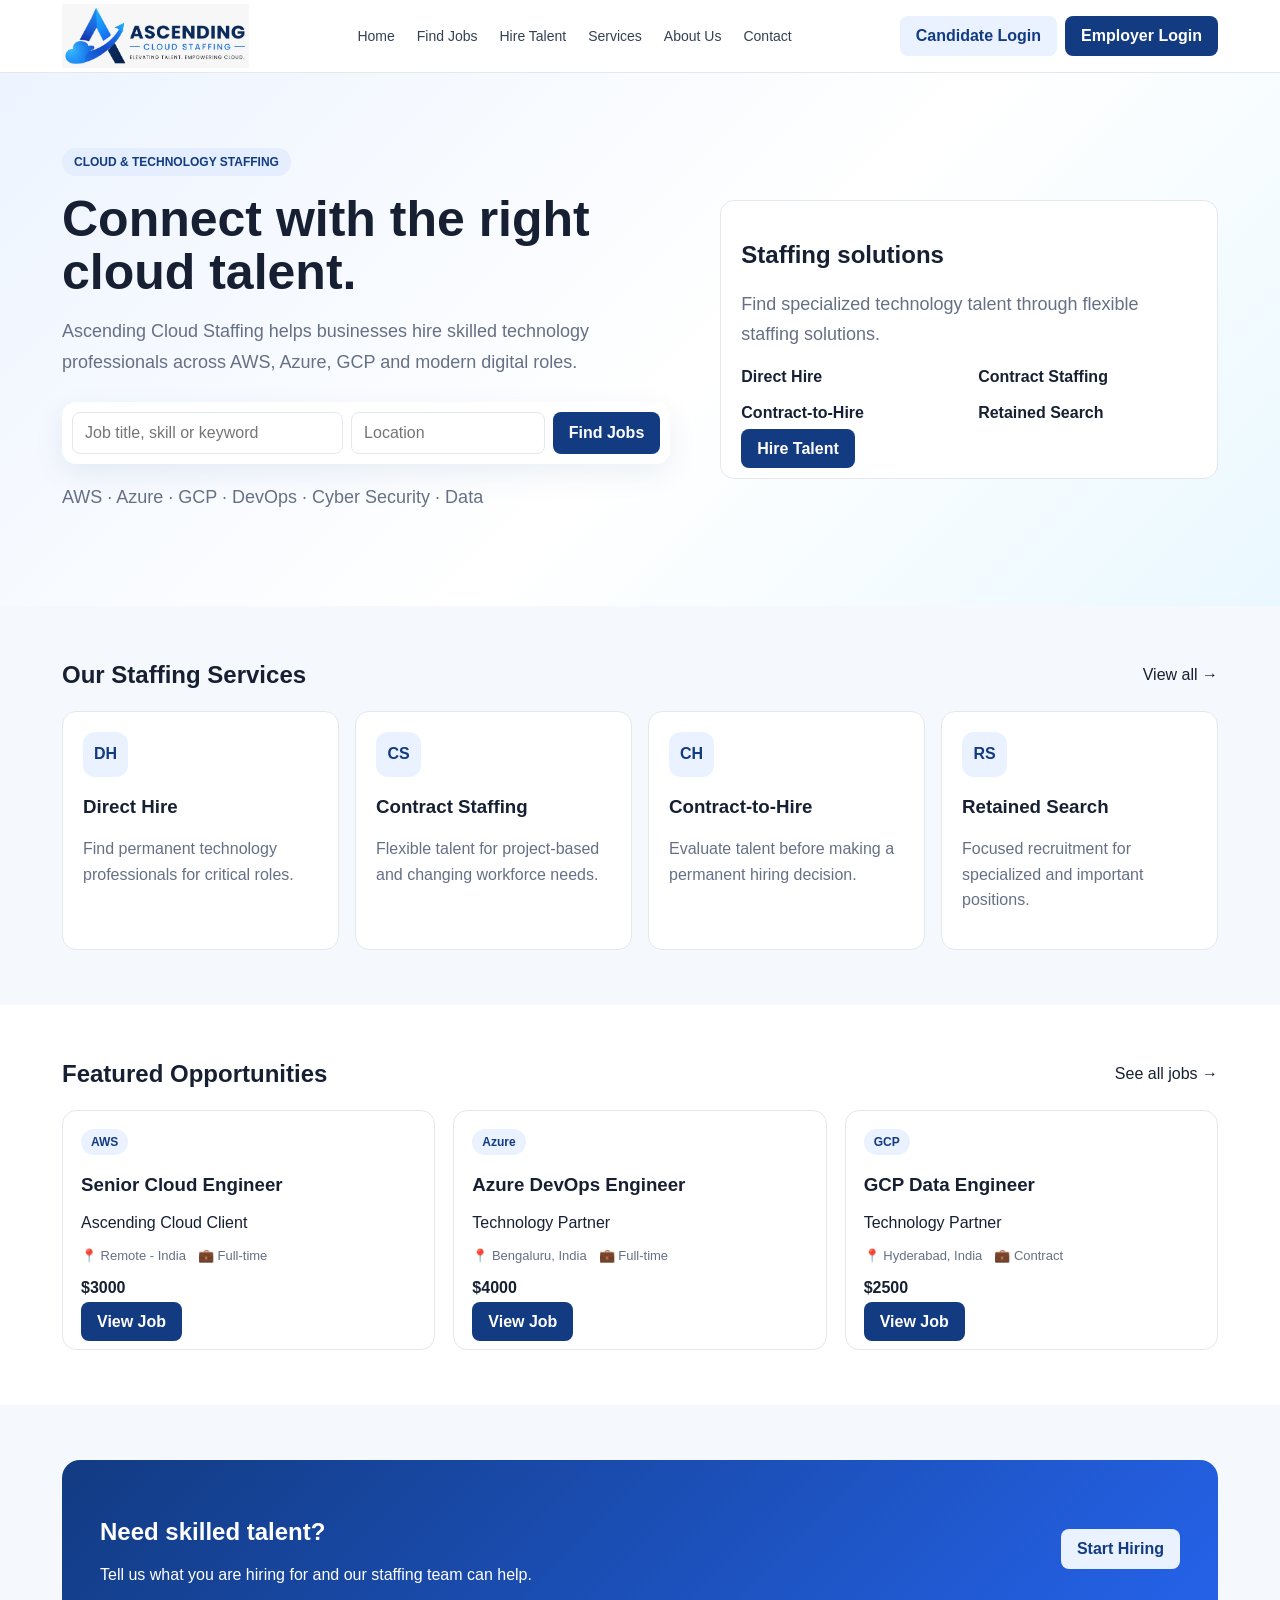
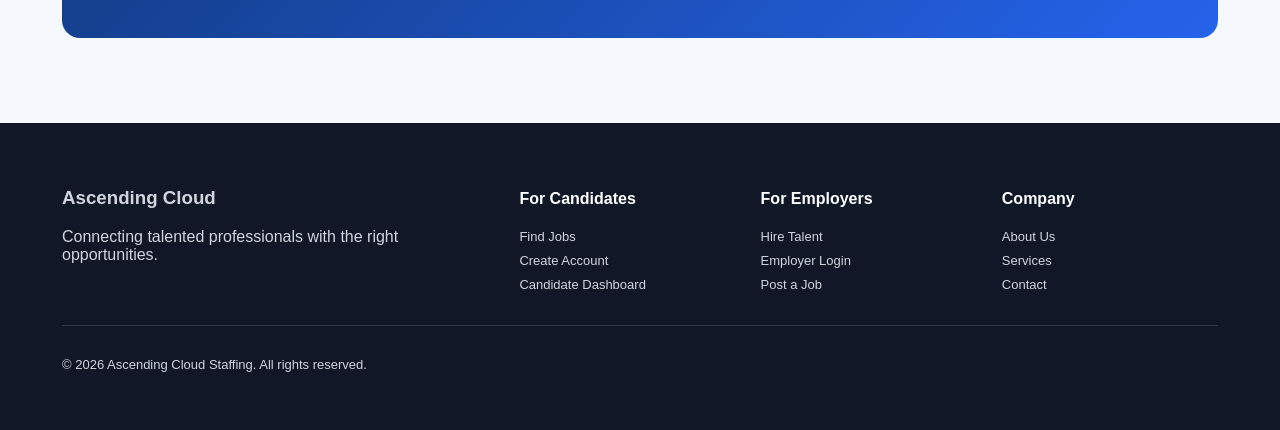
<file: frontend/index.html>
<!DOCTYPE html>
<html lang="en">

<head>
    <meta charset="UTF-8">
    <meta name="viewport" content="width=device-width, initial-scale=1.0">
    <meta name="description" content="Ascending Cloud Staffing connects businesses with skilled cloud and technology professionals across AWS, Azure, GCP, DevOps, and cybersecurity roles.">
    <title>Ascending Cloud Staffing | Cloud & Technology Talent</title>
    <link rel="stylesheet" href="style.css">
</head>

<body>
    <a class="skip-link" href="#mainContent">Skip to main content</a>

    <div id="siteNav"></div>

    <main id="mainContent">
        <section class="hero">
            <div class="container hero-grid">
                <div>
                    <span class="eyebrow">CLOUD & TECHNOLOGY STAFFING</span>

                    <h1>Connect with the right cloud talent.</h1>

                    <p>
                        Ascending Cloud Staffing helps businesses hire skilled technology
                        professionals across AWS, Azure, GCP and modern digital roles.
                    </p>

                    <div class="searchbox">
                        <input
                            id="heroSearch"
                            type="search"
                            placeholder="Job title, skill or keyword"
                            aria-label="Job keyword">

                        <input
                            id="heroLocation"
                            type="search"
                            placeholder="Location"
                            aria-label="Job location">

                        <button id="heroSearchBtn" type="button" class="btn">
                            Find Jobs
                        </button>
                    </div>

                    <p class="hero-tags">AWS · Azure · GCP · DevOps · Cyber Security · Data</p>
                </div>

                <div class="card">
                    <h2>Staffing solutions</h2>

                    <p class="muted">
                        Find specialized technology talent through flexible staffing solutions.
                    </p>

                    <div class="grid2">
                        <div><strong>Direct Hire</strong></div>
                        <div><strong>Contract Staffing</strong></div>
                        <div><strong>Contract-to-Hire</strong></div>
                        <div><strong>Retained Search</strong></div>
                    </div>

                    <br>

                    <a href="hire-talent.html" class="btn">Hire Talent</a>
                </div>
            </div>
        </section>

        <section class="section">
            <div class="container">
                <div class="section-head">
                    <h2>Our Staffing Services</h2>
                    <a href="services.html">View all →</a>
                </div>

                <div class="grid4">
                    <article class="card">
                        <div class="icon">DH</div>
                        <h3>Direct Hire</h3>
                        <p class="muted">Find permanent technology professionals for critical roles.</p>
                    </article>

                    <article class="card">
                        <div class="icon">CS</div>
                        <h3>Contract Staffing</h3>
                        <p class="muted">Flexible talent for project-based and changing workforce needs.</p>
                    </article>

                    <article class="card">
                        <div class="icon">CH</div>
                        <h3>Contract-to-Hire</h3>
                        <p class="muted">Evaluate talent before making a permanent hiring decision.</p>
                    </article>

                    <article class="card">
                        <div class="icon">RS</div>
                        <h3>Retained Search</h3>
                        <p class="muted">Focused recruitment for specialized and important positions.</p>
                    </article>
                </div>
            </div>
        </section>

        <section class="section white">
            <div class="container">
                <div class="section-head">
                    <h2>Featured Opportunities</h2>
                    <a href="../jobs.html">See all jobs →</a>
                </div>

                <div class="grid3" id="featuredJobs"></div>
            </div>
        </section>

        <section class="section">
            <div class="container">
                <div class="cta">
                    <div>
                        <h2>Need skilled talent?</h2>
                        <p>Tell us what you are hiring for and our staffing team can help.</p>
                    </div>

                    <a href="hire-talent.html" class="btn light">Start Hiring</a>
                </div>
            </div>
        </section>
    </main>

    <div id="siteFooter"></div>

    <script src="main.js"></script>
</body>

</html>
</file>
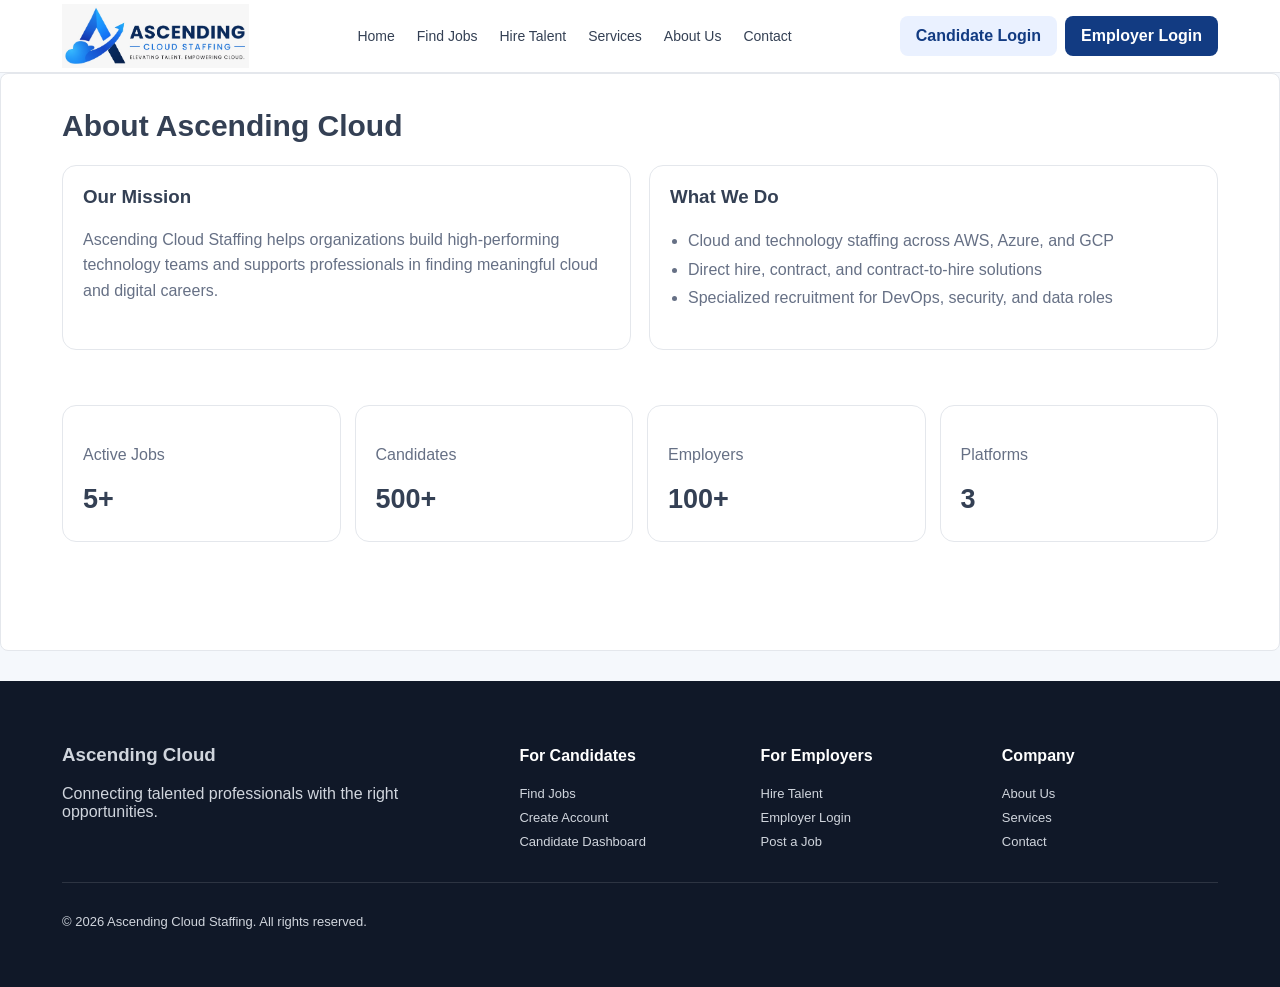
<file: frontend/about.html>
<!DOCTYPE html>
<html lang="en">

<head>
    <meta charset="UTF-8">
    <meta name="viewport" content="width=device-width, initial-scale=1.0">
    <meta name="description" content="Learn about Ascending Cloud Staffing and our mission to connect cloud and technology talent with leading organizations.">
    <title>About Us | Ascending Cloud Staffing</title>
    <link rel="stylesheet" href="style.css">
</head>

<body>
    <a class="skip-link" href="#mainContent">Skip to main content</a>

    <div id="siteNav"></div>

    <main id="mainContent" class="page">
        <div class="container">
            <div class="page-title">
                <h1>About Ascending Cloud</h1>
            </div>

            <div class="content-grid">
                <article class="panel content-card">
                    <h3>Our Mission</h3>
                    <p class="muted">
                        Ascending Cloud Staffing helps organizations build high-performing technology teams
                        and supports professionals in finding meaningful cloud and digital careers.
                    </p>
                </article>

                <article class="panel content-card">
                    <h3>What We Do</h3>
                    <ul class="info-list">
                        <li>Cloud and technology staffing across AWS, Azure, and GCP</li>
                        <li>Direct hire, contract, and contract-to-hire solutions</li>
                        <li>Specialized recruitment for DevOps, security, and data roles</li>
                    </ul>
                </article>
            </div>

            <section class="section">
                <div class="stat-grid dashboard-stats">
                    <div class="panel">
                        <p class="muted">Active Jobs</p>
                        <p class="stat-number" id="jobCount">5+</p>
                    </div>
                    <div class="panel">
                        <p class="muted">Candidates</p>
                        <p class="stat-number" id="candidateCount">500+</p>
                    </div>
                    <div class="panel">
                        <p class="muted">Employers</p>
                        <p class="stat-number" id="employerCount">100+</p>
                    </div>
                    <div class="panel">
                        <p class="muted">Platforms</p>
                        <p class="stat-number">3</p>
                    </div>
                </div>
            </section>
        </div>
    </main>

    <div id="siteFooter"></div>

    <script src="main.js"></script>
</body>

</html>
</file>
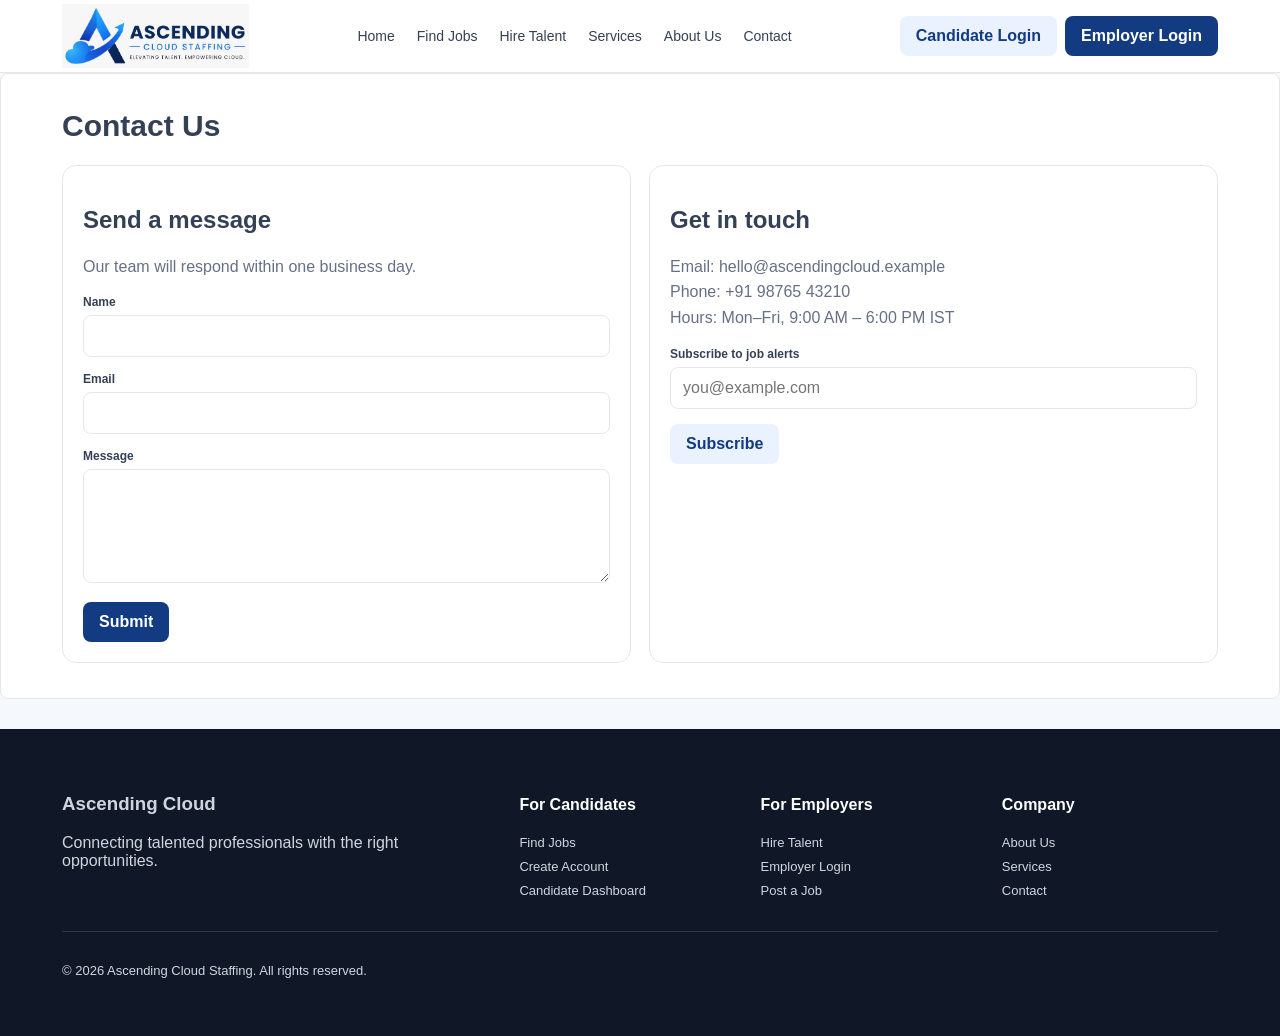
<file: frontend/contact.html>
<!DOCTYPE html>
<html lang="en">

<head>
    <meta charset="UTF-8">
    <meta name="viewport" content="width=device-width, initial-scale=1.0">
    <meta name="description" content="Contact Ascending Cloud Staffing for hiring support, candidate inquiries, and partnership opportunities.">
    <title>Contact | Ascending Cloud Staffing</title>
    <link rel="stylesheet" href="style.css">
</head>

<body>
    <a class="skip-link" href="#mainContent">Skip to main content</a>

    <div id="siteNav"></div>

    <main id="mainContent" class="page">
        <div class="container">
            <div class="page-title">
                <h1>Contact Us</h1>
            </div>

            <div class="content-grid">
                <section class="panel">
                    <h2>Send a message</h2>
                    <p class="muted">Our team will respond within one business day.</p>

                    <form id="contactForm" onsubmit="submitContactForm(event)">
                        <div class="field">
                            <label for="contactName">Name</label>
                            <input id="contactName" type="text" required>
                        </div>

                        <div class="field">
                            <label for="contactEmail">Email</label>
                            <input id="contactEmail" type="email" required>
                        </div>

                        <div class="field">
                            <label for="contactMessage">Message</label>
                            <textarea id="contactMessage" rows="5" required></textarea>
                        </div>

                        <button type="submit" class="btn">Submit</button>
                    </form>
                </section>

                <aside class="panel">
                    <h2>Get in touch</h2>
                    <p class="muted">
                        Email: hello@ascendingcloud.example<br>
                        Phone: +91 98765 43210<br>
                        Hours: Mon–Fri, 9:00 AM – 6:00 PM IST
                    </p>

                    <form onsubmit="subscribeNewsletter(event)">
                        <div class="field">
                            <label for="newsletterEmail">Subscribe to job alerts</label>
                            <input id="newsletterEmail" type="email" placeholder="you@example.com">
                        </div>
                        <button type="submit" class="btn light">Subscribe</button>
                    </form>
                </aside>
            </div>
        </div>
    </main>

    <div id="siteFooter"></div>

    <script src="main.js"></script>
</body>

</html>
</file>
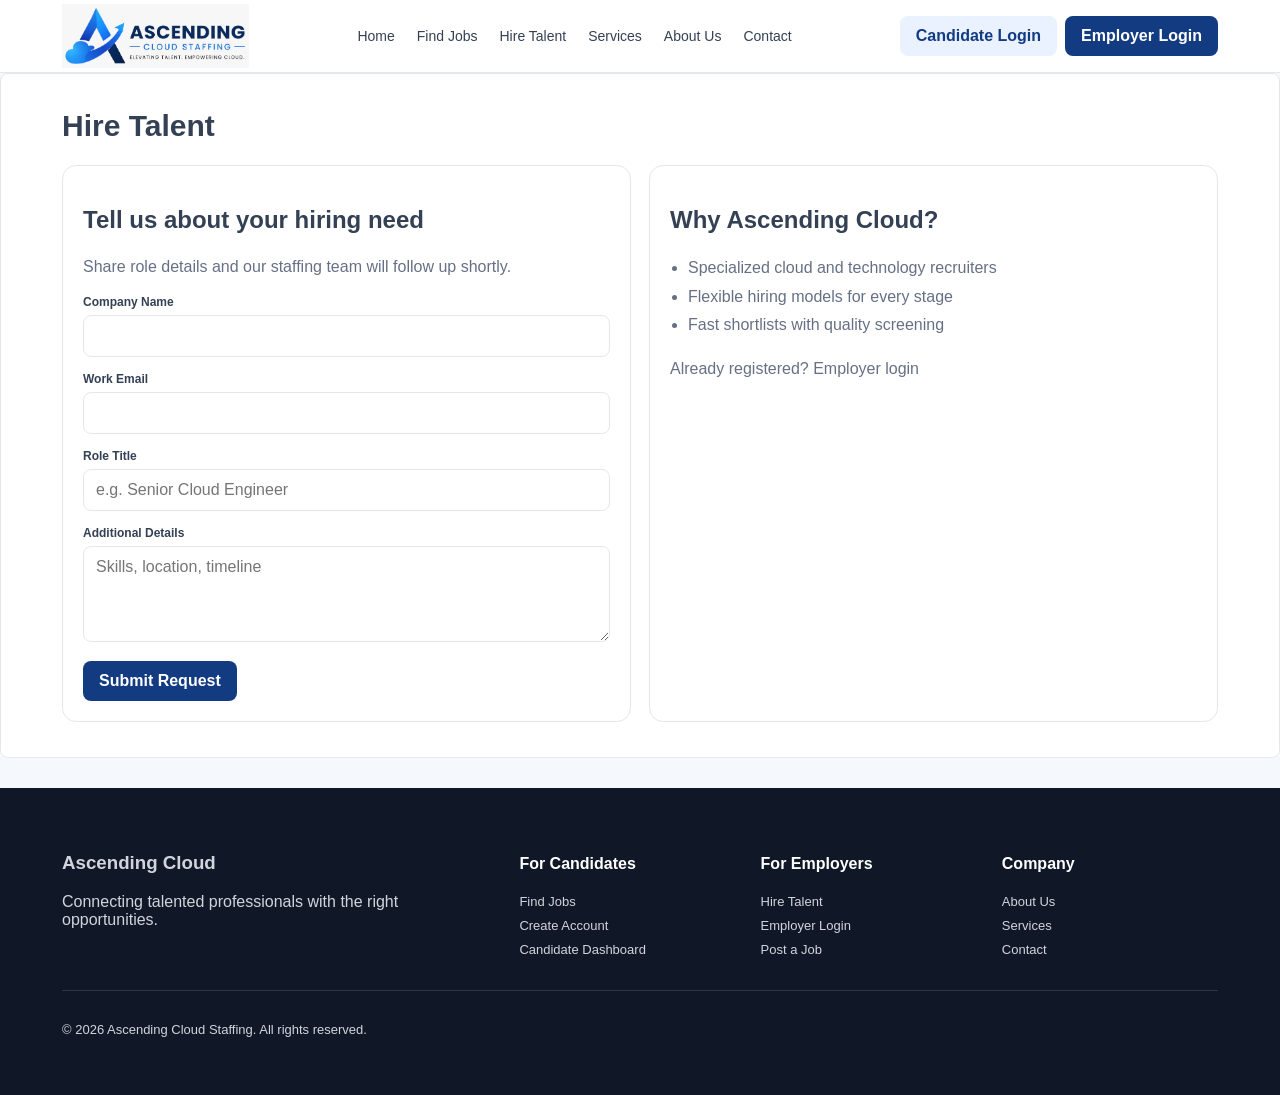
<file: frontend/hire-talent.html>
<!DOCTYPE html>
<html lang="en">

<head>
    <meta charset="UTF-8">
    <meta name="viewport" content="width=device-width, initial-scale=1.0">
    <meta name="description" content="Request cloud and technology talent through Ascending Cloud Staffing hiring solutions.">
    <title>Hire Talent | Ascending Cloud Staffing</title>
    <link rel="stylesheet" href="style.css">
</head>

<body>
    <a class="skip-link" href="#mainContent">Skip to main content</a>

    <div id="siteNav"></div>

    <main id="mainContent" class="page">
        <div class="container">
            <div class="page-title">
                <h1>Hire Talent</h1>
            </div>

            <div class="content-grid">
                <section class="panel">
                    <h2>Tell us about your hiring need</h2>
                    <p class="muted">Share role details and our staffing team will follow up shortly.</p>

                    <form id="hireForm" onsubmit="submitHireForm(event)">
                        <div class="field">
                            <label for="companyName">Company Name</label>
                            <input id="companyName" type="text" required>
                        </div>

                        <div class="field">
                            <label for="hireEmail">Work Email</label>
                            <input id="hireEmail" type="email" required>
                        </div>

                        <div class="field">
                            <label for="hireRole">Role Title</label>
                            <input id="hireRole" type="text" placeholder="e.g. Senior Cloud Engineer" required>
                        </div>

                        <div class="field">
                            <label for="hireNotes">Additional Details</label>
                            <textarea id="hireNotes" rows="4" placeholder="Skills, location, timeline"></textarea>
                        </div>

                        <button type="submit" class="btn">Submit Request</button>
                    </form>
                </section>

                <aside class="panel">
                    <h2>Why Ascending Cloud?</h2>
                    <ul class="info-list">
                        <li>Specialized cloud and technology recruiters</li>
                        <li>Flexible hiring models for every stage</li>
                        <li>Fast shortlists with quality screening</li>
                    </ul>

                    <p class="muted">
                        Already registered?
                        <a href="login.html?role=employer">Employer login</a>
                    </p>
                </aside>
            </div>
        </div>
    </main>

    <div id="siteFooter"></div>

    <script src="main.js"></script>
</body>

</html>
</file>
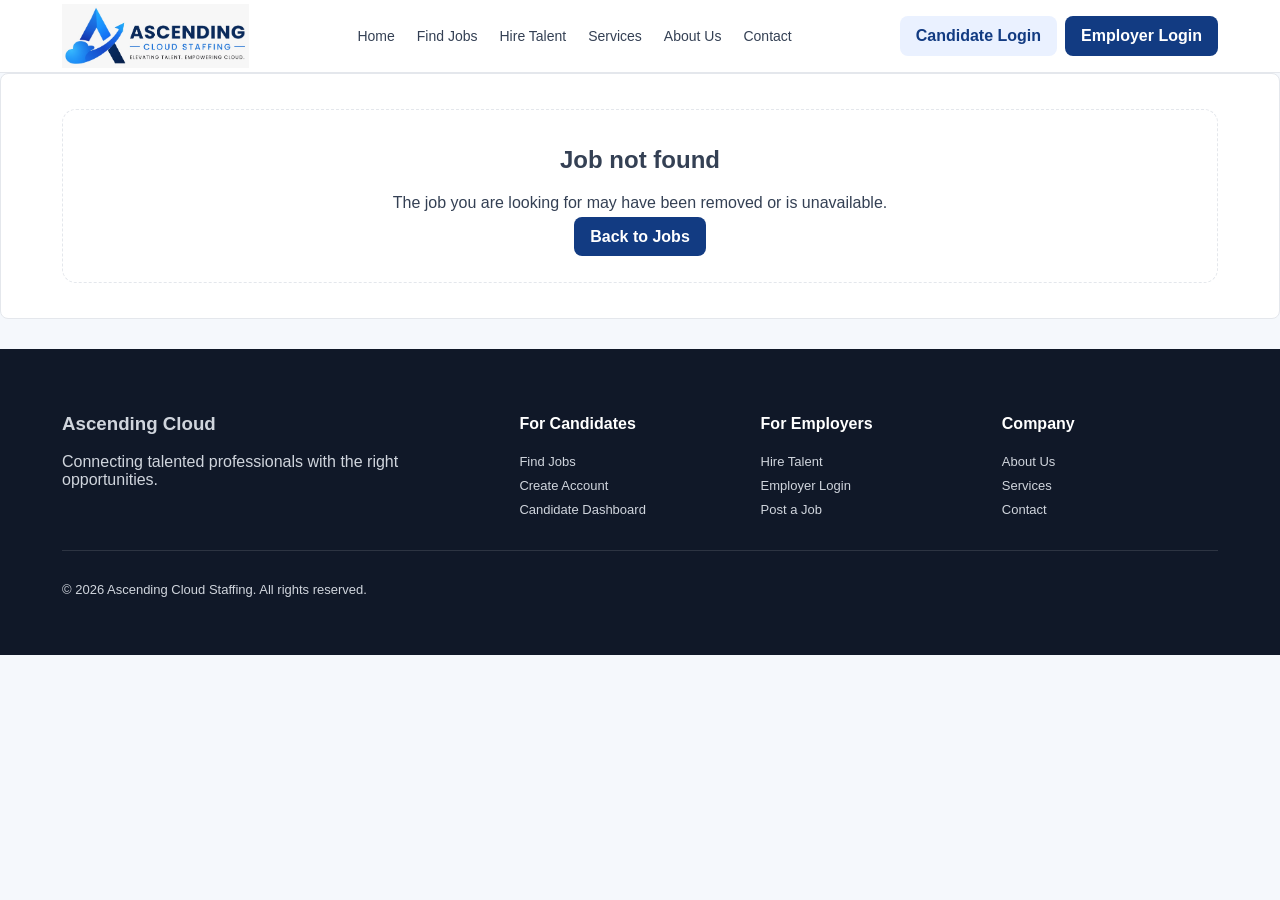
<file: frontend/job-details.html>
<!DOCTYPE html>
<html lang="en">

<head>
    <meta charset="UTF-8">
    <meta name="viewport" content="width=device-width, initial-scale=1.0">
    <meta name="description" content="View detailed job information and apply for cloud and technology roles with Ascending Cloud Staffing.">
    <title>Job Details | Ascending Cloud Staffing</title>
    <link rel="stylesheet" href="style.css">
</head>

<body>
    <a class="skip-link" href="#mainContent">Skip to main content</a>

    <div id="siteNav"></div>

    <main id="mainContent" class="page">
        <div class="container">
            <div id="jobDetails"></div>
        </div>
    </main>

    <div id="siteFooter"></div>

    <script src="main.js"></script>
</body>

</html>
</file>
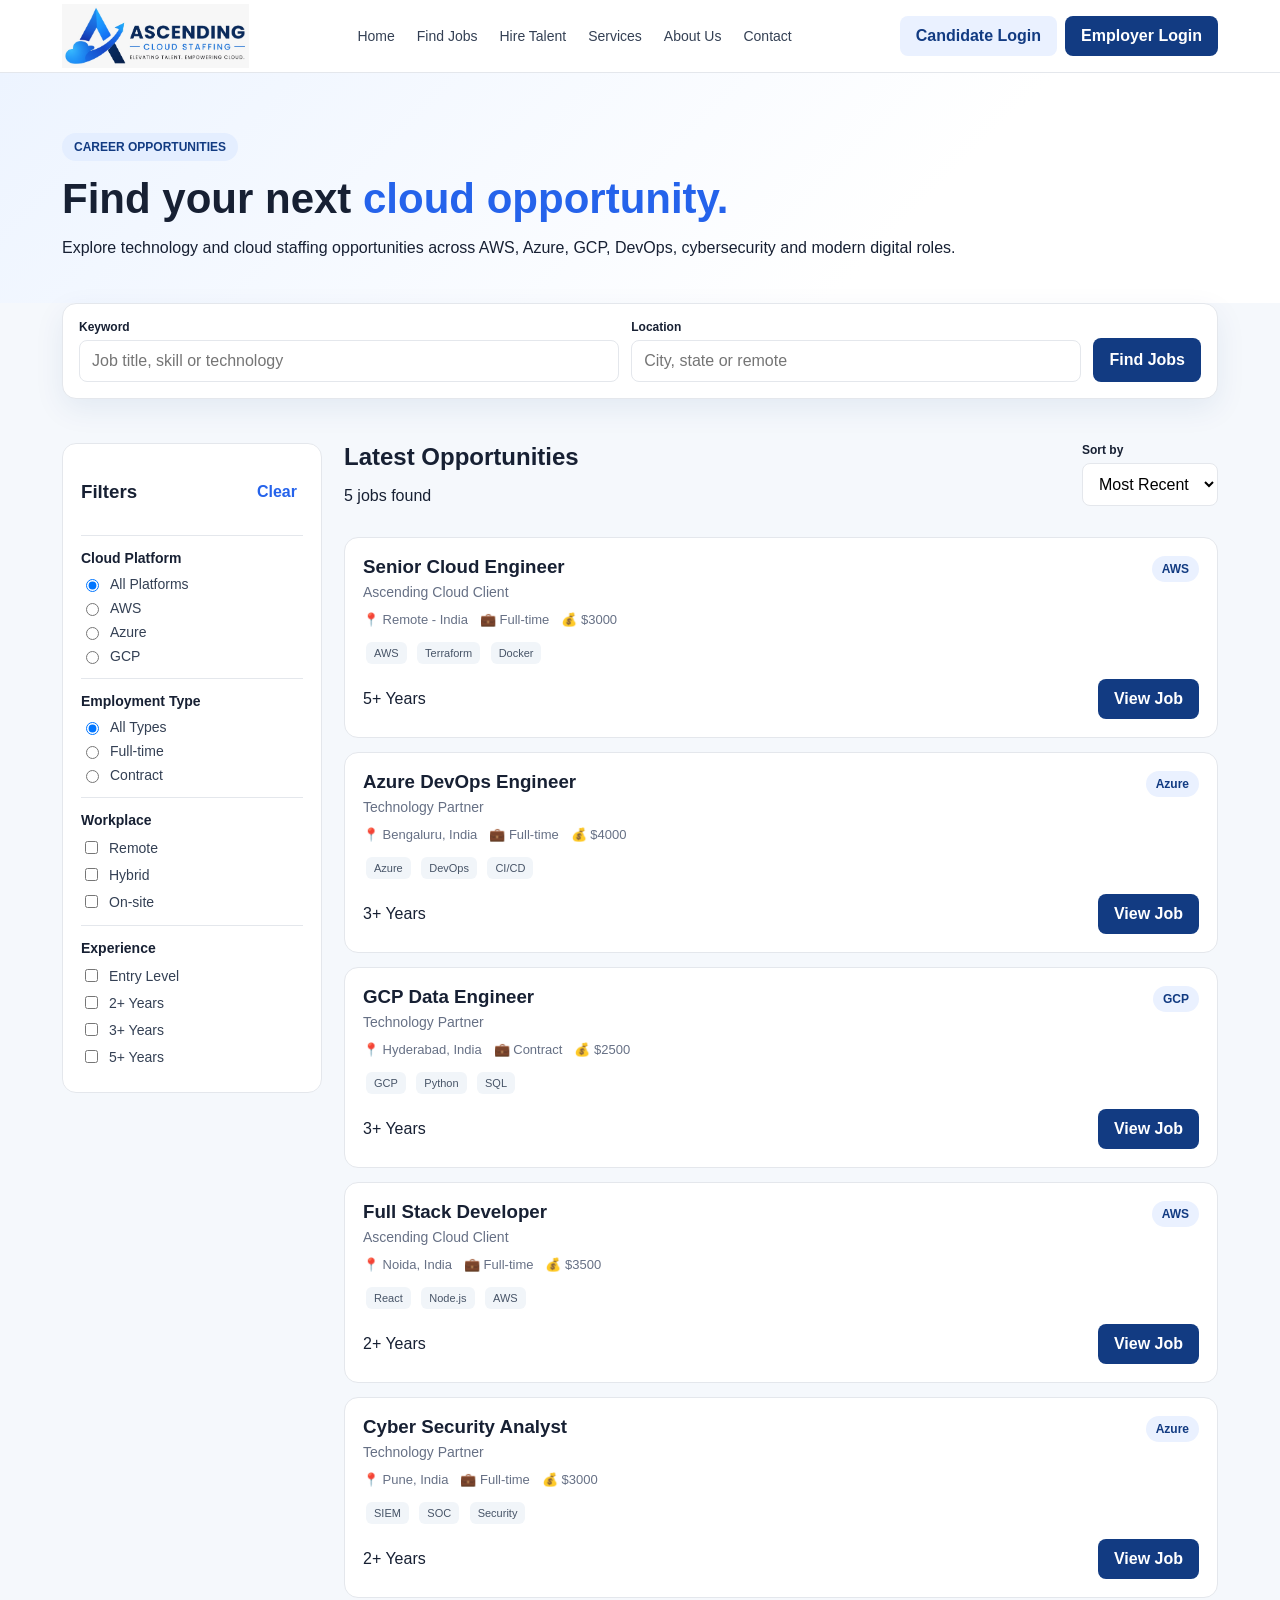
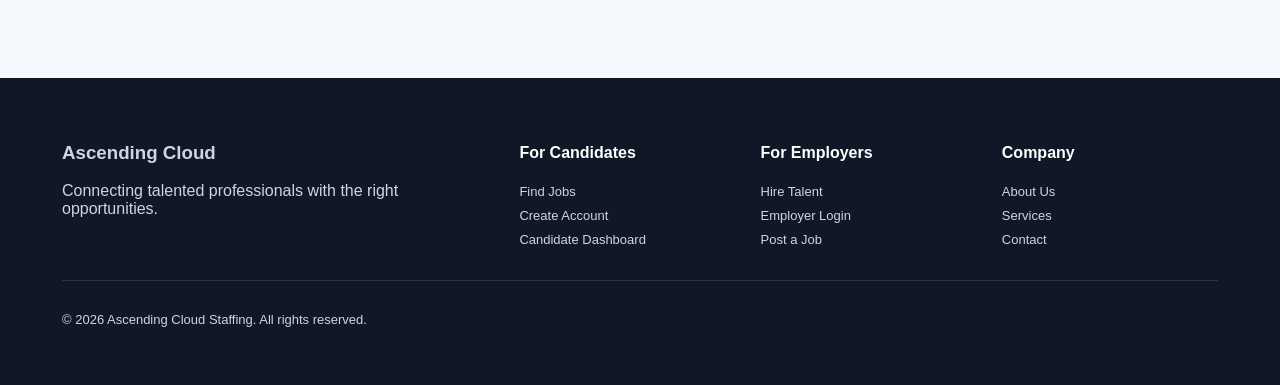
<file: frontend/jobs.html>
<!DOCTYPE html>
<html lang="en">

<head>
    <meta charset="UTF-8">
    <meta name="viewport" content="width=device-width, initial-scale=1.0">
    <meta name="description" content="Find cloud, technology, software, DevOps and cybersecurity jobs with Ascending Cloud Staffing.">
    <title>Find Jobs | Ascending Cloud Staffing</title>
    <link rel="stylesheet" href="style.css">
</head>

<body>
    <a class="skip-link" href="#mainContent">Skip to main content</a>

    <div id="siteNav"></div>

    <main id="mainContent">
        <section class="jobs-hero">
            <div class="container">
                <span class="eyebrow">CAREER OPPORTUNITIES</span>
                <h1>Find your next <span>cloud opportunity.</span></h1>
                <p>
                    Explore technology and cloud staffing opportunities across AWS, Azure,
                    GCP, DevOps, cybersecurity and modern digital roles.
                </p>
            </div>
        </section>

        <section class="job-search-section">
            <div class="container">
                <form id="jobSearchForm" class="job-search-box">
                    <div class="search-field">
                        <label for="keyword">Keyword</label>
                        <input
                            type="search"
                            id="keyword"
                            placeholder="Job title, skill or technology"
                            autocomplete="off">
                    </div>

                    <div class="search-field">
                        <label for="location">Location</label>
                        <input
                            type="search"
                            id="location"
                            placeholder="City, state or remote"
                            autocomplete="off">
                    </div>

                    <button class="btn search-btn" type="submit">
                        Find Jobs
                    </button>
                </form>
            </div>
        </section>

        <section class="jobs-section">
            <div class="container jobs-layout">
                <aside class="filters" aria-label="Job filters">
                    <div class="filter-header">
                        <h3>Filters</h3>
                        <button type="button" id="clearFiltersBtn">Clear</button>
                    </div>

                    <div class="filter-group">
                        <h4>Cloud Platform</h4>
                        <label>
                            <input type="radio" name="platform" value="all" checked>
                            All Platforms
                        </label>
                        <label>
                            <input type="radio" name="platform" value="AWS">
                            AWS
                        </label>
                        <label>
                            <input type="radio" name="platform" value="Azure">
                            Azure
                        </label>
                        <label>
                            <input type="radio" name="platform" value="GCP">
                            GCP
                        </label>
                    </div>

                    <div class="filter-group">
                        <h4>Employment Type</h4>
                        <label>
                            <input type="radio" name="jobType" value="all" checked>
                            All Types
                        </label>
                        <label>
                            <input type="radio" name="jobType" value="Full-time">
                            Full-time
                        </label>
                        <label>
                            <input type="radio" name="jobType" value="Contract">
                            Contract
                        </label>
                    </div>

                    <div class="filter-group">
                        <h4>Workplace</h4>
                        <label>
                            <input type="checkbox" name="workplace" value="Remote">
                            Remote
                        </label>
                        <label>
                            <input type="checkbox" name="workplace" value="Hybrid">
                            Hybrid
                        </label>
                        <label>
                            <input type="checkbox" name="workplace" value="On-site">
                            On-site
                        </label>
                    </div>

                    <div class="filter-group">
                        <h4>Experience</h4>
                        <label>
                            <input type="checkbox" name="experience" value="Entry Level">
                            Entry Level
                        </label>
                        <label>
                            <input type="checkbox" name="experience" value="2+ Years">
                            2+ Years
                        </label>
                        <label>
                            <input type="checkbox" name="experience" value="3+ Years">
                            3+ Years
                        </label>
                        <label>
                            <input type="checkbox" name="experience" value="5+ Years">
                            5+ Years
                        </label>
                    </div>
                </aside>

                <section class="jobs-main" aria-label="Job results">
                    <div class="jobs-topbar">
                        <div>
                            <h2>Latest Opportunities</h2>
                            <p id="jobResultCount">Loading jobs...</p>
                        </div>

                        <div class="sort-box">
                            <label for="sort">Sort by</label>
                            <select id="sort">
                                <option value="latest">Most Recent</option>
                                <option value="relevance">Relevance</option>
                            </select>
                        </div>
                    </div>

                    <div id="jobList" class="job-list" aria-live="polite"></div>
                </section>
            </div>
        </section>
    </main>

    <div id="siteFooter"></div>

    <script src="main.js"></script>
</body>

</html>
</file>
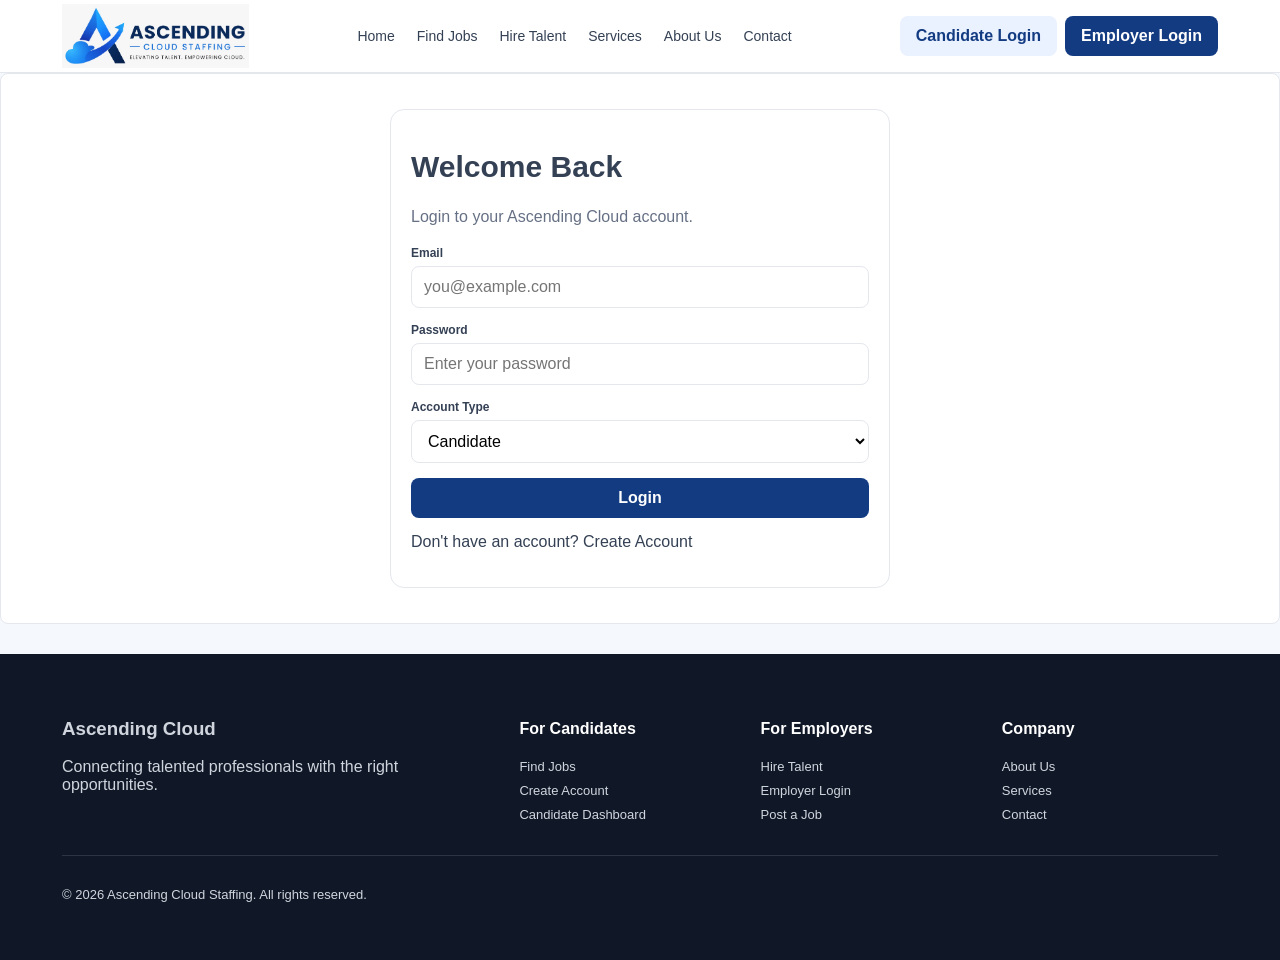
<file: frontend/login.html>
<!DOCTYPE html>
<html lang="en">

<head>
    <meta charset="UTF-8">
    <meta name="viewport" content="width=device-width, initial-scale=1.0">
    <meta name="description" content="Sign in to your Ascending Cloud account to manage applications, saved jobs, and hiring requests.">
    <title>Login | Ascending Cloud Staffing</title>
    <link rel="stylesheet" href="style.css">
</head>

<body>
    <a class="skip-link" href="#mainContent">Skip to main content</a>

    <div id="siteNav"></div>

    <main id="mainContent" class="page">
        <div class="container">
            <div class="panel login-panel">
                <h1 class="login-title">Welcome Back</h1>
                <p class="muted">Login to your Ascending Cloud account.</p>

                <div class="field">
                    <label for="email">Email</label>
                    <input id="email" type="email" placeholder="you@example.com" autocomplete="email" required>
                </div>

                <div class="field">
                    <label for="password">Password</label>
                    <input id="password" type="password" placeholder="Enter your password" autocomplete="current-password" required>
                </div>

                <div class="field">
                    <label for="role">Account Type</label>
                    <select id="role" aria-label="Account type">
                        <option value="candidate">Candidate</option>
                        <option value="employer">Employer</option>
                        <option value="recruiter">Recruiter</option>
                        <option value="admin">Admin</option>
                    </select>
                </div>

                <button class="btn login-button" type="button" onclick="loginUser()">Login</button>

                <p class="login-create">
                    Don't have an account?
                    <a href="signup.html">Create Account</a>
                </p>
            </div>
        </div>
    </main>

    <div id="siteFooter"></div>

    <script src="main.js"></script>
</body>

</html>
</file>
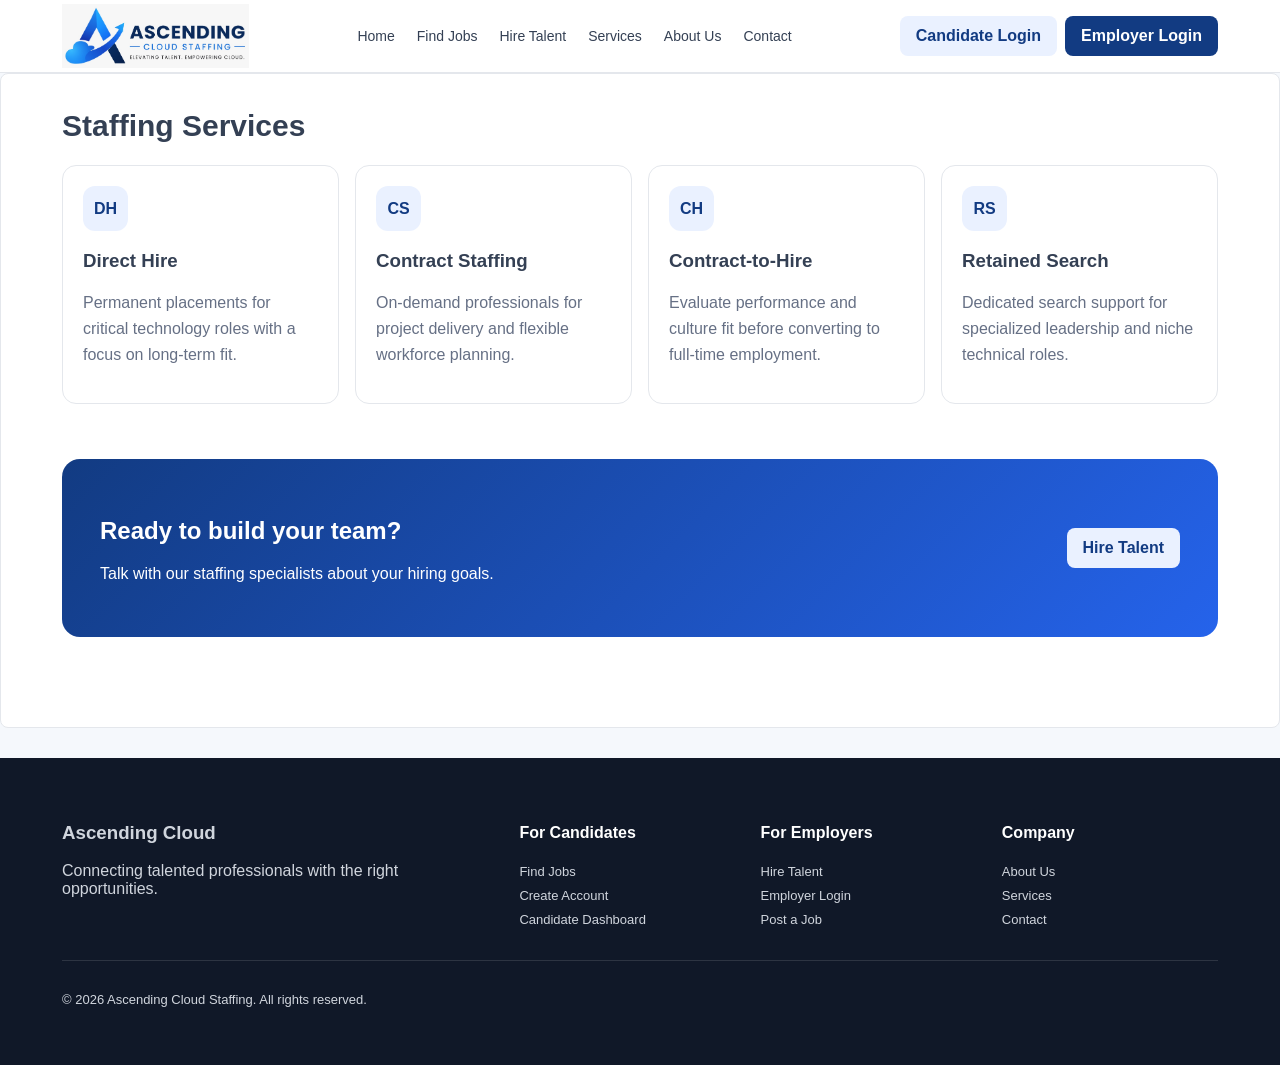
<file: frontend/services.html>
<!DOCTYPE html>
<html lang="en">

<head>
    <meta charset="UTF-8">
    <meta name="viewport" content="width=device-width, initial-scale=1.0">
    <meta name="description" content="Explore Ascending Cloud staffing services including direct hire, contract staffing, contract-to-hire, and retained search.">
    <title>Services | Ascending Cloud Staffing</title>
    <link rel="stylesheet" href="style.css">
</head>

<body>
    <a class="skip-link" href="#mainContent">Skip to main content</a>

    <div id="siteNav"></div>

    <main id="mainContent" class="page">
        <div class="container">
            <div class="page-title">
                <h1>Staffing Services</h1>
            </div>

            <div class="grid4">
                <article class="card">
                    <div class="icon">DH</div>
                    <h3>Direct Hire</h3>
                    <p class="muted">Permanent placements for critical technology roles with a focus on long-term fit.</p>
                </article>

                <article class="card">
                    <div class="icon">CS</div>
                    <h3>Contract Staffing</h3>
                    <p class="muted">On-demand professionals for project delivery and flexible workforce planning.</p>
                </article>

                <article class="card">
                    <div class="icon">CH</div>
                    <h3>Contract-to-Hire</h3>
                    <p class="muted">Evaluate performance and culture fit before converting to full-time employment.</p>
                </article>

                <article class="card">
                    <div class="icon">RS</div>
                    <h3>Retained Search</h3>
                    <p class="muted">Dedicated search support for specialized leadership and niche technical roles.</p>
                </article>
            </div>

            <section class="section">
                <div class="cta">
                    <div>
                        <h2>Ready to build your team?</h2>
                        <p>Talk with our staffing specialists about your hiring goals.</p>
                    </div>
                    <a href="hire-talent.html" class="btn light">Hire Talent</a>
                </div>
            </section>
        </div>
    </main>

    <div id="siteFooter"></div>

    <script src="main.js"></script>
</body>

</html>
</file>
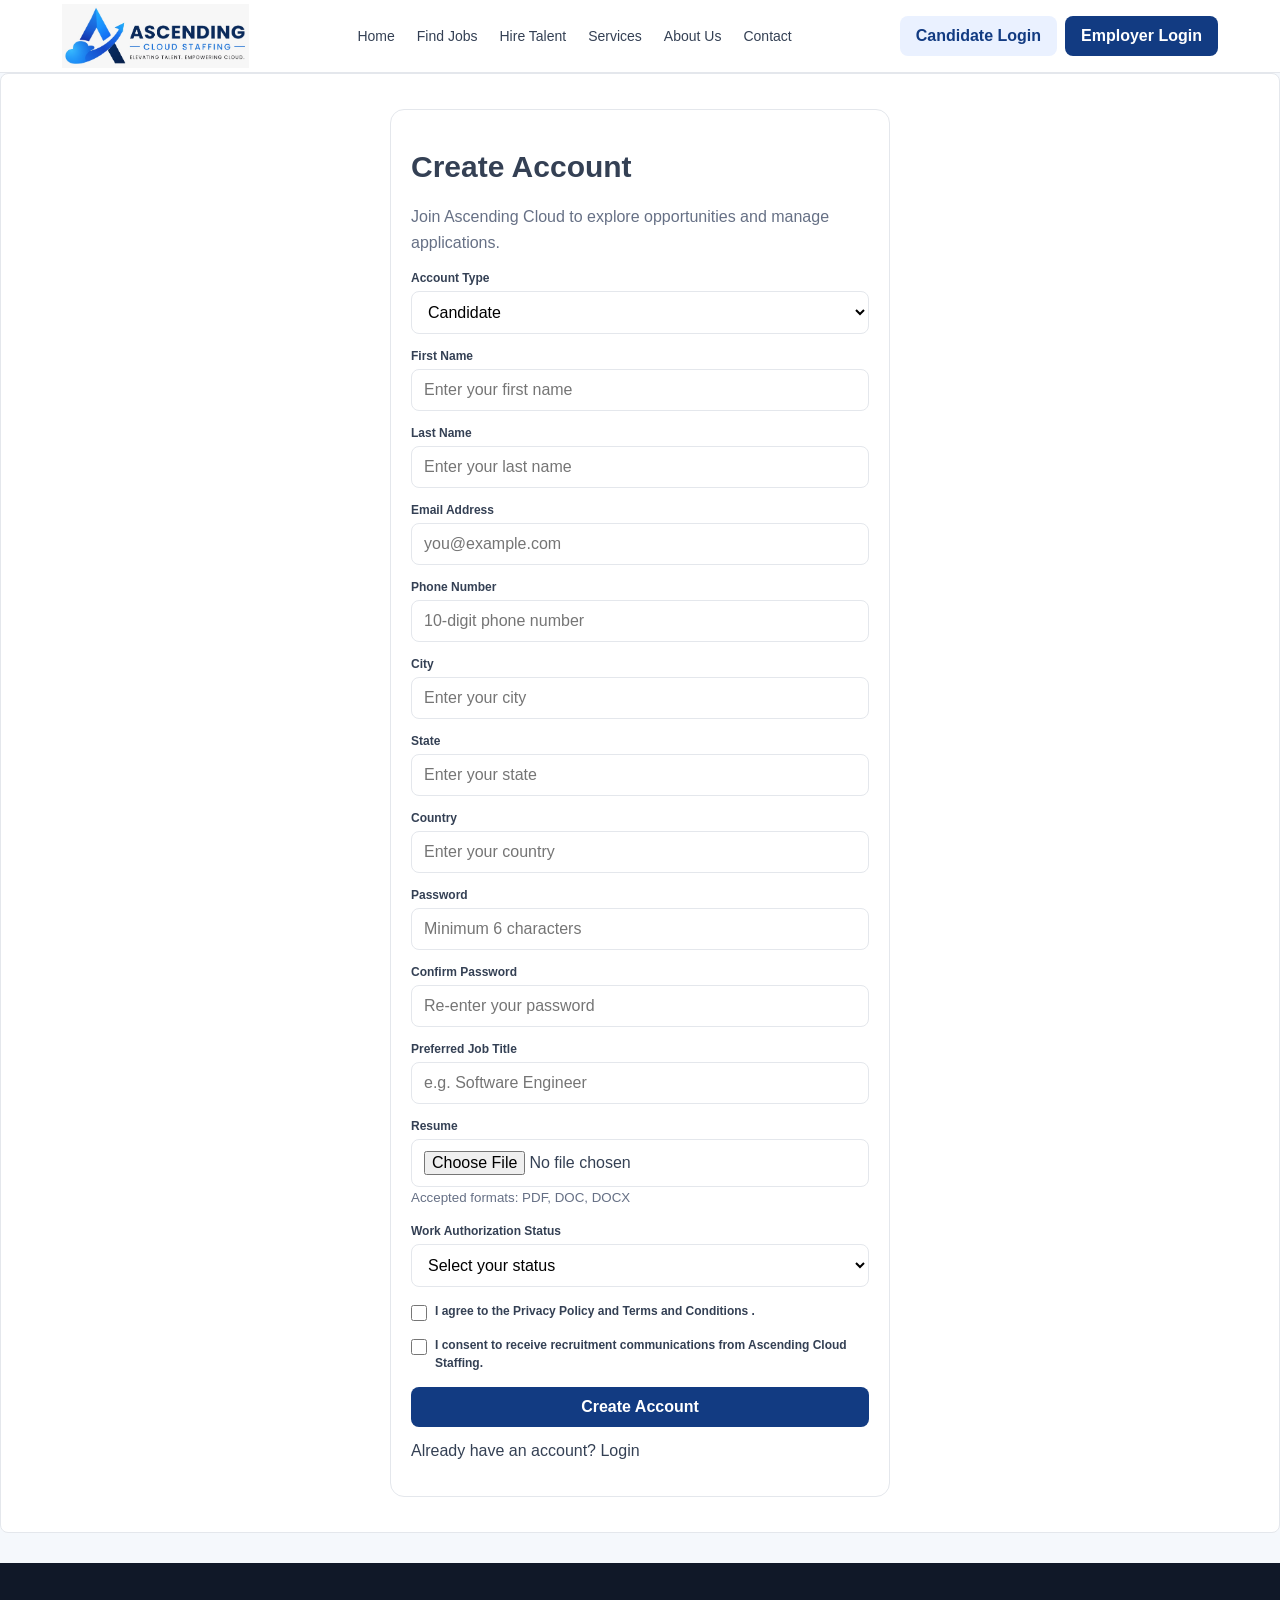
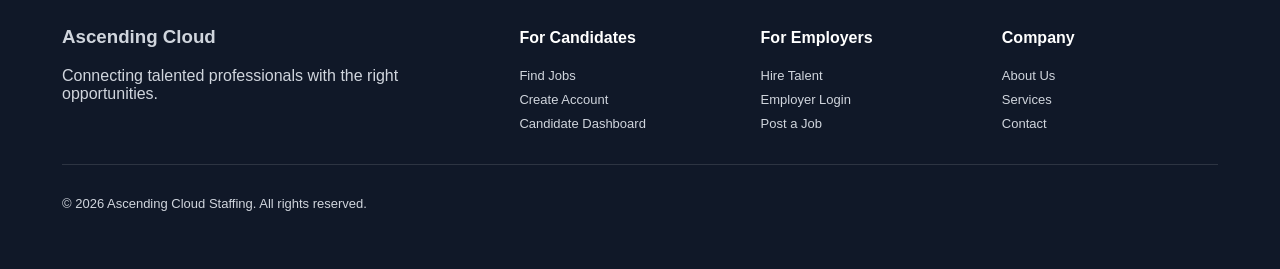
<file: frontend/signup.html>
<!DOCTYPE html>
<html lang="en">

<head>
    <meta charset="UTF-8">
    <meta name="viewport" content="width=device-width, initial-scale=1.0">
    <meta name="description"
        content="Create your Ascending Cloud account to apply for jobs, save opportunities, and manage your profile.">
    <title>Create Account | Ascending Cloud Staffing</title>
    <link rel="stylesheet" href="style.css">
</head>

<body>
    <a class="skip-link" href="#mainContent">Skip to main content</a>

    <div id="siteNav"></div>

    <main id="mainContent" class="page">
        <div class="container">
            <div class="panel login-panel">

                <h1 class="login-title">Create Account</h1>
                <p class="muted">
                    Join Ascending Cloud to explore opportunities and manage applications.
                </p>

                <!-- Account Type -->
                <div class="field">
                    <label for="role">Account Type</label>
                    <select id="role" aria-label="Account type" onchange="toggleAccountFields()">
                        <option value="candidate">Candidate</option>
                        <option value="employer">Employer</option>
                    </select>
                </div>


                <!-- ================= CANDIDATE ================= -->
                <div id="candidateFields">

                    <div class="field">
                        <label for="firstName">First Name</label>
                        <input id="firstName" type="text"
                            placeholder="Enter your first name"
                            autocomplete="given-name" required>
                    </div>

                    <div class="field">
                        <label for="lastName">Last Name</label>
                        <input id="lastName" type="text"
                            placeholder="Enter your last name"
                            autocomplete="family-name" required>
                    </div>

                    <div class="field">
                        <label for="email">Email Address</label>
                        <input id="email" type="email"
                            placeholder="you@example.com"
                            autocomplete="email" required>
                        <small id="emailError" class="error-message"></small>
                    </div>

                    <div class="field">
                        <label for="phone">Phone Number</label>
                        <input id="phone" type="tel"
                            placeholder="10-digit phone number"
                            autocomplete="tel"
                            maxlength="10"
                            minlength="10"
                            inputmode="numeric" required>
                        <small id="phoneError" class="error-message"></small>
                    </div>

                    <div class="field">
                        <label for="city">City</label>
                        <input id="city" type="text"
                            placeholder="Enter your city" required>
                    </div>

                    <div class="field">
                        <label for="state">State</label>
                        <input id="state" type="text"
                            placeholder="Enter your state" required>
                    </div>

                    <div class="field">
                        <label for="country">Country</label>
                        <input id="country" type="text"
                            placeholder="Enter your country" required>
                    </div>

                    <div class="field">
                        <label for="password">Password</label>
                        <input id="password" type="password"
                            placeholder="Minimum 6 characters"
                            autocomplete="new-password"
                            minlength="6" required>
                    </div>

                    <div class="field">
                        <label for="confirmPassword">Confirm Password</label>
                        <input id="confirmPassword" type="password"
                            placeholder="Re-enter your password"
                            autocomplete="new-password"
                            minlength="6" required>
                    </div>

                    <div class="field">
                        <label for="jobTitle">Preferred Job Title</label>
                        <input id="jobTitle" type="text"
                            placeholder="e.g. Software Engineer" required>
                    </div>

                    <div class="field">
                        <label for="resume">Resume</label>
                        <input id="resume" type="file"
                            accept=".pdf,.doc,.docx" required>
                        <small class="muted">
                            Accepted formats: PDF, DOC, DOCX
                        </small>
                    </div>

                    <div class="field">
                        <label for="workAuthorization">
                            Work Authorization Status
                        </label>
                        <select id="workAuthorization" required>
                            <option value="">Select your status</option>
                            <option value="authorized">Authorized to work</option>
                            <option value="sponsorship-required">Requires sponsorship</option>
                            <option value="visa-holder">Visa holder</option>
                            <option value="other">Other</option>
                        </select>
                    </div>

                    <div class="field checkbox-field">
                        <label>
                            <input id="candidateTerms" type="checkbox" required>
                            <span>
                                I agree to the
                                <a href="privacy-policy.html" target="_blank">
                                    Privacy Policy
                                </a>
                                and
                                <a href="terms.html" target="_blank">
                                    Terms and Conditions
                                </a>.
                            </span>
                        </label>
                    </div>

                    <div class="field checkbox-field">
                        <label>
                            <input id="recruitmentConsent" type="checkbox" required>
                            <span>
                                I consent to receive recruitment communications
                                from Ascending Cloud Staffing.
                            </span>
                        </label>
                    </div>

                </div>


                <!-- ================= EMPLOYER ================= -->
                <div id="employerFields" style="display: none;">

                    <div class="field">
                        <label for="employerFirstName">
                            Contact Person's First Name
                        </label>
                        <input id="employerFirstName" type="text"
                            placeholder="Enter first name"
                            autocomplete="given-name">
                    </div>

                    <div class="field">
                        <label for="employerLastName">
                            Contact Person's Last Name
                        </label>
                        <input id="employerLastName" type="text"
                            placeholder="Enter last name"
                            autocomplete="family-name">
                    </div>

                    <div class="field">
                        <label for="workEmail">Work Email Address</label>
                        <input id="workEmail" type="email"
                            placeholder="name@company.com"
                            autocomplete="email">
                        <small id="workEmailError" class="error-message"></small>
                    </div>

                    <div class="field">
                        <label for="employerPhone">Phone Number</label>
                        <input id="employerPhone" type="tel"
                            placeholder="10-digit phone number"
                            maxlength="10"
                            minlength="10"
                            inputmode="numeric">
                        <small id="employerPhoneError" class="error-message"></small>
                    </div>

                    <div class="field">
                        <label for="employerPassword">Password</label>
                        <input id="employerPassword" type="password"
                            placeholder="Minimum 6 characters"
                            minlength="6"
                            autocomplete="new-password">
                    </div>

                    <div class="field">
                        <label for="employerConfirmPassword">
                            Confirm Password
                        </label>
                        <input id="employerConfirmPassword" type="password"
                            placeholder="Re-enter your password"
                            minlength="6"
                            autocomplete="new-password">
                    </div>

                    <div class="field">
                        <label for="companyName">Company Name</label>
                        <input id="companyName" type="text"
                            placeholder="Enter company name">
                    </div>

                    <div class="field">
                        <label for="employerJobTitle">
                            Job Title / Position
                        </label>
                        <input id="employerJobTitle" type="text"
                            placeholder="e.g. HR Manager">
                    </div>

                    <div class="field">
                        <label for="companyWebsite">
                            Company Website <span class="muted">(Optional)</span>
                        </label>
                        <input id="companyWebsite" type="url"
                            placeholder="https://www.company.com">
                    </div>

                    <div class="field checkbox-field">
                        <label>
                            <input id="employerTerms" type="checkbox">
                            <span>
                                I agree to the
                                <a href="privacy-policy.html" target="_blank">
                                    Privacy Policy
                                </a>
                                and
                                <a href="terms.html" target="_blank">
                                    Terms and Conditions
                                </a>.
                            </span>
                        </label>
                    </div>

                </div>


                <button class="btn login-button" type="button"
                    onclick="signupUser()">
                    Create Account
                </button>

                <p class="login-create">
                    Already have an account?
                    <a href="login.html">Login</a>
                </p>

            </div>
        </div>
    </main>

    <div id="siteFooter"></div>

    <script src="main.js"></script>
</body>

</html>
</file>
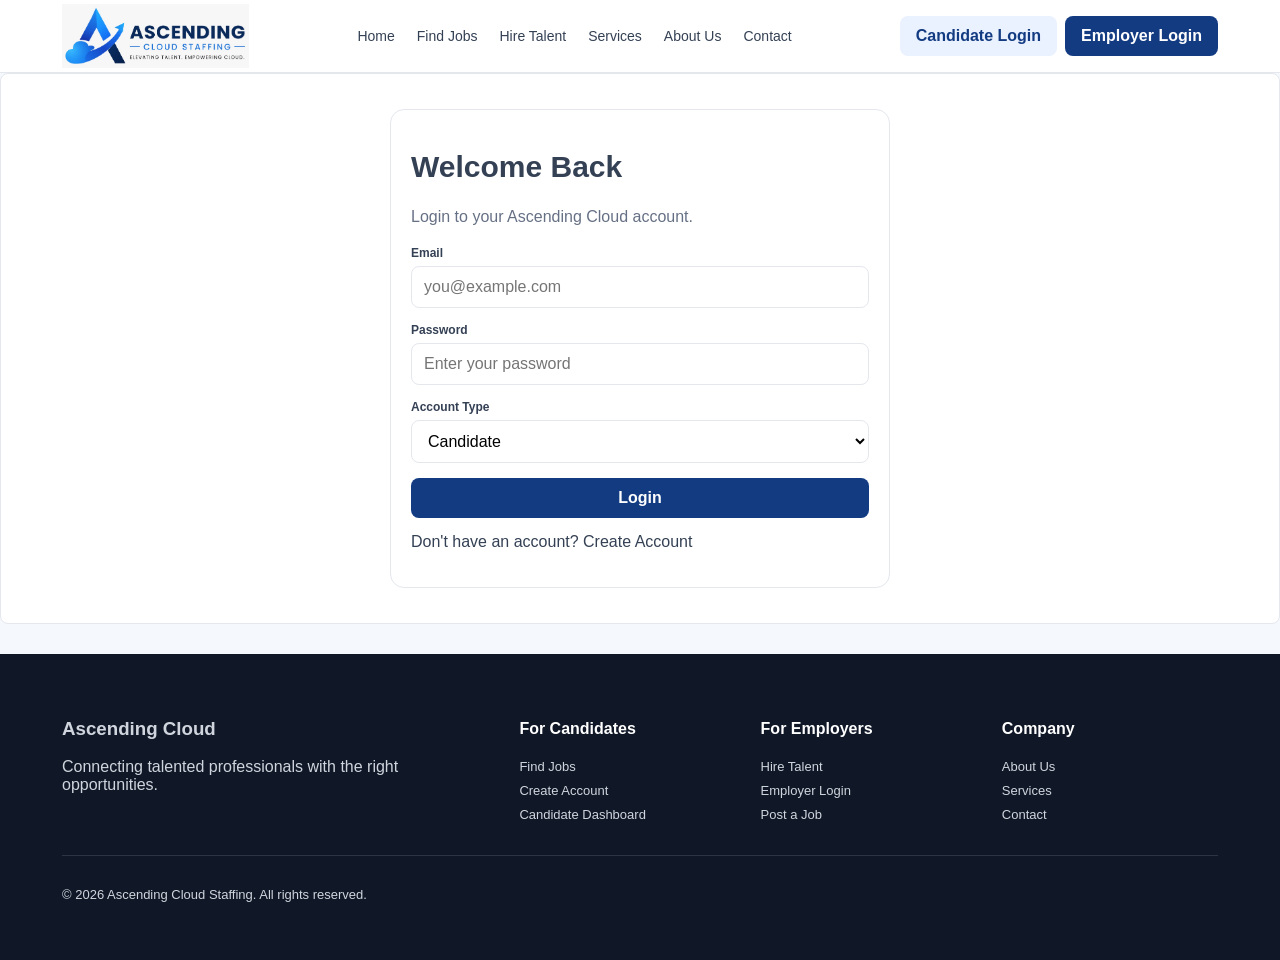
<file: frontend/candidate/dashboard.html>
<!DOCTYPE html>
<html lang="en">

<head>
    <meta charset="UTF-8">
    <meta name="viewport" content="width=device-width, initial-scale=1.0">
    <meta name="description" content="Manage saved jobs and applications from your Ascending Cloud candidate dashboard.">
    <title>Candidate Dashboard | Ascending Cloud Staffing</title>
    <link rel="stylesheet" href="../style.css">
</head>

<body>
    <a class="skip-link" href="#mainContent">Skip to main content</a>

    <div id="siteNav"></div>

    <main id="mainContent" class="page">
        <div class="container">
            <div class="page-title">
                <div>
                    <h1>Candidate Dashboard</h1>
                    <p class="muted">Welcome, <span id="dashboardUserName">User</span></p>
                    <p class="muted" id="dashboardUserEmail"></p>
                </div>
                <button type="button" class="btn outline" onclick="logout()">Logout</button>
            </div>

            <div class="layout">
                <aside class="panel sidebar">
                    <a href="dashboard.html" class="side-link active">Overview</a>
                    <a href="../../jobs.html" class="side-link">Browse Jobs</a>
                    <a href="profile.html" class="side-link">My Profile</a>
                </aside>

                <section>
                    <div class="stat-grid dashboard-stats">
                        <div class="panel">
                            <p class="muted">Saved Jobs</p>
                            <p class="stat-number" id="savedJobCount">0</p>
                        </div>
                       <div class="panel">
    <p class="muted">Applications</p>
    <p class="stat-number" id="applicationCount">0</p>
</div>
                        <div class="panel">
                            <p class="muted">Profile Status</p>
                            <p class="stat-number"><span class="badge badge-success">Active</span></p>
                        </div>
                        <div class="panel">
                            <p class="muted">Recommended</p>
                            <p class="stat-number">3</p>
                        </div>
                    </div>

                    <div class="panel">
                        <h2>Saved Jobs</h2>
                        <div id="savedJobsList"></div>
                    </div>
                </section>
            </div>
        </div>
    </main>

    <div id="siteFooter"></div>

    <script>
        if (!localStorage.getItem("loggedIn")) {
            window.location.href = "../login.html";
        } else if (localStorage.getItem("userRole") !== "candidate") {
            window.location.href = "../index.html";
        }
    </script>
    <script src="../main.js"></script>
</body>

</html>
</file>
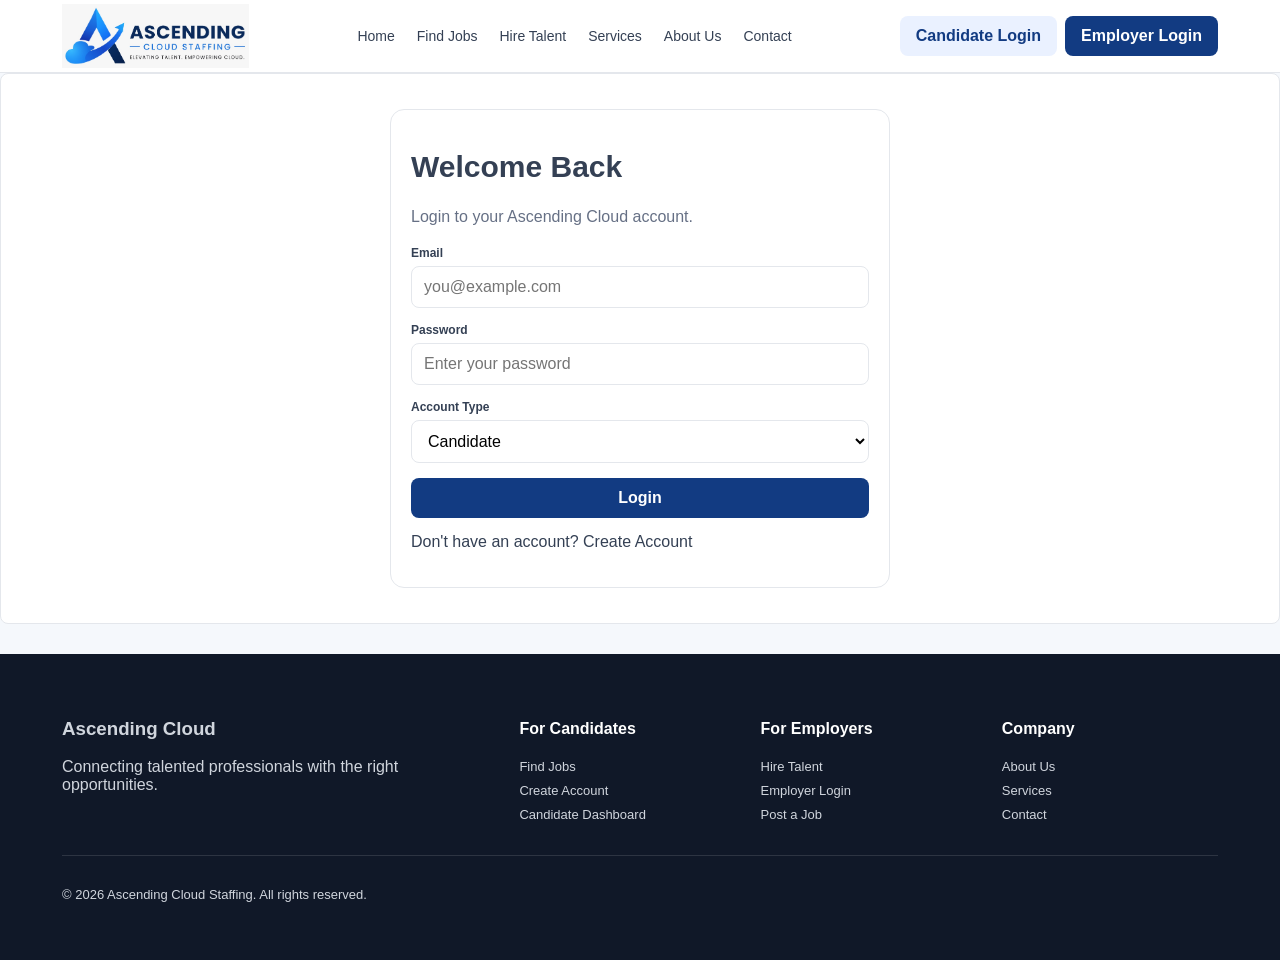
<file: frontend/candidate/profile.html>
<!DOCTYPE html>
<html lang="en">

<head>
    <meta charset="UTF-8">
    <meta name="viewport" content="width=device-width, initial-scale=1.0">

    <meta name="description"
        content="Manage your professional candidate profile and career preferences.">

    <title>My Profile | Ascending Cloud Staffing</title>

    <link rel="stylesheet" href="../style.css">
</head>

<body>

    <a class="skip-link" href="#mainContent">Skip to main content</a>

    <div id="siteNav"></div>

    <main id="mainContent" class="page">

        <div class="container">

            <!-- PAGE HEADER -->
            <div class="page-title">
                <div>
                    <h1>My Profile</h1>
                    <p class="muted">
                        Build a complete professional profile to help employers discover you.
                    </p>
                </div>

                <a href="dashboard.html" class="btn outline">
                    Back to Dashboard
                </a>
            </div>


            <form id="candidateProfileForm" class="profile-form">


                <!-- =========================
                     PROFILE OVERVIEW
                ========================== -->

                <section class="panel profile-section">

                    <div class="profile-section-header">
                        <div>
                            <h2>Profile Overview</h2>
                            <p class="muted">
                                Introduce yourself professionally.
                            </p>
                        </div>

                        <span class="profile-completion">
                            Candidate Profile
                        </span>
                    </div>


                    <div class="profile-identity">

                        <div class="profile-big-avatar" id="profileAvatar">
                            U
                        </div>

                        <div>
                            <h3 id="profileDisplayName">User</h3>
                            <p class="muted" id="profileDisplayEmail"></p>
                        </div>

                    </div>


                    <div class="form-grid">

                        <div class="form-group full-width">
                            <label for="headline">
                                Professional Headline
                            </label>

                            <input
                                type="text"
                                id="headline"
                                placeholder="e.g. Full Stack Developer | React | Java | Spring Boot"
                            >
                        </div>


                        <div class="form-group full-width">
                            <label for="summary">
                                Professional Summary
                            </label>

                            <textarea
                                id="summary"
                                rows="5"
                                placeholder="Write a short professional summary about yourself..."
                            ></textarea>
                        </div>


                        <div class="form-group">
                            <label for="currentJobTitle">
                                Current / Most Recent Job Title
                            </label>

                            <input
                                type="text"
                                id="currentJobTitle"
                                placeholder="e.g. Software Developer"
                            >
                        </div>


                        <div class="form-group">
                            <label for="experienceYears">
                                Total Years of Experience
                            </label>

                            <input
                                type="number"
                                id="experienceYears"
                                min="0"
                                step="0.5"
                                placeholder="e.g. 2"
                            >
                        </div>


                        <div class="form-group full-width">
                            <label for="desiredJobTitle">
                                Desired Job Title
                            </label>

                            <input
                                type="text"
                                id="desiredJobTitle"
                                placeholder="e.g. Full Stack Developer"
                            >
                        </div>

                    </div>

                </section>



                <!-- =========================
                     TECHNICAL SKILLS
                ========================== -->

                <section class="panel profile-section">

                    <h2>Key Technical Skills</h2>

                    <p class="muted">
                        Add technologies, tools and skills relevant to your career.
                    </p>

                    <div class="form-group">

                        <label for="technicalSkills">
                            Technical Skills
                        </label>

                        <textarea
                            id="technicalSkills"
                            rows="3"
                            placeholder="e.g. Java, Spring Boot, React, JavaScript, Python, MySQL"
                        ></textarea>

                        <small class="form-help">
                            Separate skills using commas.
                        </small>

                    </div>

                </section>



                <!-- =========================
                     WORK EXPERIENCE
                ========================== -->

                <section class="panel profile-section">

                    <div class="profile-section-header">

                        <div>
                            <h2>Work Experience</h2>

                            <p class="muted">
                                Add your most recent or relevant professional experience.
                            </p>
                        </div>

                    </div>


                    <div class="experience-card">

                        <div class="form-grid">

                            <div class="form-group">
                                <label for="companyName">
                                    Company Name
                                </label>

                                <input
                                    type="text"
                                    id="companyName"
                                    placeholder="Company name"
                                >
                            </div>


                            <div class="form-group">
                                <label for="experienceJobTitle">
                                    Job Title
                                </label>

                                <input
                                    type="text"
                                    id="experienceJobTitle"
                                    placeholder="Job title"
                                >
                            </div>


                            <div class="form-group">
                                <label for="employmentStart">
                                    Start Date
                                </label>

                                <input
                                    type="month"
                                    id="employmentStart"
                                >
                            </div>


                            <div class="form-group">
                                <label for="employmentEnd">
                                    End Date
                                </label>

                                <input
                                    type="month"
                                    id="employmentEnd"
                                >
                            </div>


                            <div class="form-group full-width">

                                <label for="responsibilities">
                                    Key Responsibilities & Accomplishments
                                </label>

                                <textarea
                                    id="responsibilities"
                                    rows="5"
                                    placeholder="Describe your responsibilities, achievements and important contributions..."
                                ></textarea>

                            </div>

                        </div>

                    </div>

                </section>



                <!-- =========================
                     EDUCATION
                ========================== -->

                <section class="panel profile-section">

                    <h2>Education</h2>

                    <p class="muted">
                        Add your highest or most relevant qualification.
                    </p>


                    <div class="form-grid">

                        <div class="form-group">
                            <label for="schoolName">
                                School / University Name
                            </label>

                            <input
                                type="text"
                                id="schoolName"
                                placeholder="e.g. ABC University"
                            >
                        </div>


                        <div class="form-group">
                            <label for="degree">
                                Degree / Qualification
                            </label>

                            <input
                                type="text"
                                id="degree"
                                placeholder="e.g. B.Tech"
                            >
                        </div>


                        <div class="form-group">
                            <label for="fieldOfStudy">
                                Field of Study
                            </label>

                            <input
                                type="text"
                                id="fieldOfStudy"
                                placeholder="e.g. Computer Science"
                            >
                        </div>


                        <div class="form-group">
                            <label for="graduationYear">
                                Graduation Year
                            </label>

                            <input
                                type="number"
                                id="graduationYear"
                                placeholder="e.g. 2027"
                            >
                        </div>

                    </div>

                </section>



                <!-- =========================
                     CERTIFICATIONS & RESUME
                ========================== -->

                <section class="panel profile-section">

                    <h2>Certifications & Resume</h2>

                    <div class="form-grid">

                        <div class="form-group full-width">

                            <label for="certifications">
                                Professional Certifications
                            </label>

                            <textarea
                                id="certifications"
                                rows="3"
                                placeholder="e.g. AWS Cloud Practitioner, Java Certification"
                            ></textarea>

                        </div>


                        <div class="form-group full-width">

    <label for="resume">
        Resume Upload
    </label>

    <input
        type="file"
        id="resume"
        accept=".pdf,.doc,.docx,application/pdf,application/msword,application/vnd.openxmlformats-officedocument.wordprocessingml.document"
    >

    <small class="form-help">
        Accepted formats: PDF, DOC, DOCX. PDF is preferred. Maximum file size: 5 MB.
    </small>

    <p
        id="resumeError"
        class="form-error"
        style="display: none;"
    ></p>

    <p
        id="resumeName"
        class="resume-name"
    ></p>

    <button
        type="button"
        id="replaceResumeBtn"
        class="btn outline"
        style="display: none; margin-top: 10px;"
    >
        Replace Resume
    </button>

</div>
                    </div>

                </section>



                <!-- =========================
                     LINKS
                ========================== -->

                <section class="panel profile-section">

                    <h2>Professional Links</h2>

                    <div class="form-grid">

                        <div class="form-group">

                            <label for="linkedin">
                                LinkedIn URL
                            </label>

                            <input
                                type="url"
                                id="linkedin"
                                placeholder="https://linkedin.com/in/yourname"
                            >

                        </div>


                        <div class="form-group">

                            <label for="portfolio">
                                Portfolio URL
                            </label>

                            <input
                                type="url"
                                id="portfolio"
                                placeholder="https://yourportfolio.com"
                            >

                        </div>

                    </div>

                </section>



                <!-- =========================
                     JOB PREFERENCES
                ========================== -->

                <section class="panel profile-section">

                    <h2>Job Preferences</h2>

                    <div class="form-grid">


                        <div class="form-group">

                            <label for="employmentType">
                                Preferred Employment Type
                            </label>

                            <select id="employmentType">

                                <option value="">
                                    Select employment type
                                </option>

                                <option value="Full-time">
                                    Full-time
                                </option>

                                <option value="Part-time">
                                    Part-time
                                </option>

                                <option value="Contract">
                                    Contract
                                </option>

                                <option value="Internship">
                                    Internship
                                </option>

                                <option value="Freelance">
                                    Freelance
                                </option>

                            </select>

                        </div>


                        <div class="form-group">

                            <label for="workArrangement">
                                Preferred Work Arrangement
                            </label>

                            <select id="workArrangement">

                                <option value="">
                                    Select arrangement
                                </option>

                                <option value="Remote">
                                    Remote
                                </option>

                                <option value="Hybrid">
                                    Hybrid
                                </option>

                                <option value="On-site">
                                    On-site
                                </option>

                            </select>

                        </div>


                        <div class="form-group">

                            <label for="preferredLocation">
                                Preferred Job Location
                            </label>

                            <input
                                type="text"
                                id="preferredLocation"
                                placeholder="e.g. Delhi NCR, Bengaluru, Remote"
                            >

                        </div>


                        <div class="form-group">

                            <label for="salaryExpectation">
                                Salary / Hourly Rate Expectation
                            </label>

                            <input
                                type="text"
                                id="salaryExpectation"
                                placeholder="e.g. ₹8 LPA or ₹500/hour"
                            >

                        </div>


                        <div class="form-group">

                            <label for="availability">
                                Availability / Start Date
                            </label>

                            <input
                                type="date"
                                id="availability"
                            >

                        </div>

                    </div>

                </section>



                <!-- =========================
                     WORK AUTHORIZATION
                ========================== -->

                <section class="panel profile-section">

                    <h2>Work Authorization</h2>

                    <div class="form-grid">

                        <div class="form-group">

                            <label for="workAuthorization">
                                Work Authorization Status
                            </label>

                            <select id="workAuthorization">

                                <option value="">
                                    Select status
                                </option>

                                <option value="Authorized">
                                    Authorized to work
                                </option>

                                <option value="Requires Authorization">
                                    Requires authorization
                                </option>

                                <option value="Student">
                                    Student / Graduate
                                </option>

                            </select>

                        </div>


                        <div class="form-group">

                            <label for="sponsorship">
                                Sponsorship Requirement
                            </label>

                            <select id="sponsorship">

                                <option value="">
                                    Select option
                                </option>

                                <option value="No">
                                    No sponsorship required
                                </option>

                                <option value="Yes">
                                    Sponsorship required
                                </option>

                            </select>

                        </div>


                        <div class="form-group">

                            <label for="securityClearance">
                                Security Clearance
                            </label>

                            <select id="securityClearance">

                                <option value="">
                                    Select status
                                </option>

                                <option value="None">
                                    None
                                </option>

                                <option value="Active">
                                    Active
                                </option>

                                <option value="Expired">
                                    Expired
                                </option>

                            </select>

                        </div>

                    </div>

                </section>



                <!-- =========================
                     VISIBILITY
                ========================== -->

                <section class="panel profile-section">

                    <h2>Profile Visibility</h2>

                    <div class="visibility-box">

                        <div>

                            <strong>
                                Allow employers to discover my profile
                            </strong>

                            <p class="muted">
                                When enabled, employers can view your professional
                                profile and contact you about suitable opportunities.
                            </p>

                        </div>

                        <label class="switch">

                            <input
                                type="checkbox"
                                id="profileVisibility"
                                checked
                            >

                            <span class="slider"></span>

                        </label>

                    </div>

                </section>



                <!-- =========================
                     SAVE
                ========================== -->

                <div class="profile-save-bar">

                    <a
                        href="dashboard.html"
                        class="btn outline"
                    >
                        Cancel
                    </a>

                    <button
                        type="submit"
                        class="btn"
                    >
                        Save Profile
                    </button>

                </div>


            </form>

        </div>

    </main>


    <div id="siteFooter"></div>


    <script>

        if (!localStorage.getItem("loggedIn")) {

            window.location.href = "../login.html";

        } else if (
            localStorage.getItem("userRole") !== "candidate"
        ) {

            window.location.href = "../index.html";

        }


        function loadProfileData() {

            const userName =
                localStorage.getItem("userName") || "User";

            const userEmail =
                localStorage.getItem("userEmail") || "";

            document.getElementById("profileDisplayName").textContent =
                userName;

            document.getElementById("profileDisplayEmail").textContent =
                userEmail;

            document.getElementById("profileAvatar").textContent =
                userName.charAt(0).toUpperCase();


            const fields = [
                "headline",
                "summary",
                "currentJobTitle",
                "experienceYears",
                "desiredJobTitle",
                "technicalSkills",
                "companyName",
                "experienceJobTitle",
                "employmentStart",
                "employmentEnd",
                "responsibilities",
                "schoolName",
                "degree",
                "fieldOfStudy",
                "graduationYear",
                "certifications",
                "linkedin",
                "portfolio",
                "employmentType",
                "workArrangement",
                "preferredLocation",
                "salaryExpectation",
                "availability",
                "workAuthorization",
                "sponsorship",
                "securityClearance"
            ];


            fields.forEach(function (field) {

                const element =
                    document.getElementById(field);

                const savedValue =
                    localStorage.getItem("profile_" + field);

                if (element && savedValue !== null) {

                    element.value = savedValue;

                }

            });


            const visibility =
                localStorage.getItem("profile_visibility");

            if (visibility !== null) {

                document.getElementById("profileVisibility").checked =
                    visibility === "true";

            }

const savedResume =
    localStorage.getItem("profile_resume");

if (savedResume) {

    document.getElementById("resumeName").textContent =
        "Current resume: " + savedResume;

    document.getElementById("replaceResumeBtn").style.display =
        "inline-block";

}

        }

/* =========================================
   RESUME VALIDATION
========================================= */

const resumeInput =
    document.getElementById("resume");

const resumeName =
    document.getElementById("resumeName");

const resumeError =
    document.getElementById("resumeError");

const replaceResumeBtn =
    document.getElementById("replaceResumeBtn");


const MAX_RESUME_SIZE = 5 * 1024 * 1024;

const ALLOWED_RESUME_EXTENSIONS = [
    "pdf",
    "doc",
    "docx"
];


function showResumeError(message) {

    resumeError.textContent = message;
    resumeError.style.display = "block";

}


function clearResumeError() {

    resumeError.textContent = "";
    resumeError.style.display = "none";

}


function validateResume(file) {

    if (!file) {
        return false;
    }


    const fileName =
        file.name.toLowerCase();

    const extension =
        fileName.substring(
            fileName.lastIndexOf(".") + 1
        );


    /* FILE TYPE CHECK */

    if (
        !ALLOWED_RESUME_EXTENSIONS.includes(
            extension
        )
    ) {

        showResumeError(
            "Invalid file type. Please upload a PDF, DOC, or DOCX file."
        );

        return false;

    }


    /* FILE SIZE CHECK */

    if (file.size > MAX_RESUME_SIZE) {

        showResumeError(
            "Resume file size must be 5 MB or less."
        );

        return false;

    }


    clearResumeError();

    return true;

}


/* =========================================
   RESUME FILE SELECTION
========================================= */

resumeInput.addEventListener(
    "change",
    function () {

        clearResumeError();


        if (!this.files || this.files.length === 0) {

            return;

        }


        const file = this.files[0];


        if (!validateResume(file)) {

            this.value = "";

            return;

        }


        resumeName.textContent =
            "Selected: " + file.name;

        replaceResumeBtn.style.display =
            "inline-block";

    }
);


/* =========================================
   REPLACE RESUME
========================================= */

replaceResumeBtn.addEventListener(
    "click",
    function () {

        clearResumeError();

        resumeInput.click();

    }
);


        document
            .getElementById("candidateProfileForm")
            .addEventListener("submit", function (event) {

                event.preventDefault();


                const fields = [
                    "headline",
                    "summary",
                    "currentJobTitle",
                    "experienceYears",
                    "desiredJobTitle",
                    "technicalSkills",
                    "companyName",
                    "experienceJobTitle",
                    "employmentStart",
                    "employmentEnd",
                    "responsibilities",
                    "schoolName",
                    "degree",
                    "fieldOfStudy",
                    "graduationYear",
                    "certifications",
                    "linkedin",
                    "portfolio",
                    "employmentType",
                    "workArrangement",
                    "preferredLocation",
                    "salaryExpectation",
                    "availability",
                    "workAuthorization",
                    "sponsorship",
                    "securityClearance"
                ];


                fields.forEach(function (field) {

                    const element =
                        document.getElementById(field);

                    if (element) {

                        localStorage.setItem(
                            "profile_" + field,
                            element.value
                        );

                    }

                });


                const visibility =
                    document.getElementById("profileVisibility");

                localStorage.setItem(
                    "profile_visibility",
                    visibility.checked
                );


                const resume =
    document.getElementById("resume");


/* =========================================
   FINAL RESUME VALIDATION BEFORE SAVE
========================================= */

if (resume.files.length > 0) {

    const selectedResume =
        resume.files[0];


    if (!validateResume(selectedResume)) {

        resume.scrollIntoView({
            behavior: "smooth",
            block: "center"
        });

        return;

    }


    localStorage.setItem(
        "profile_resume",
        selectedResume.name
    );


    resumeName.textContent =
        "Current resume: " +
        selectedResume.name;


    replaceResumeBtn.style.display =
        "inline-block";

}

                showToast("Profile saved successfully!");

            });


        loadProfileData();

    </script>


    <script src="../main.js"></script>

</body>

</html>
</file>
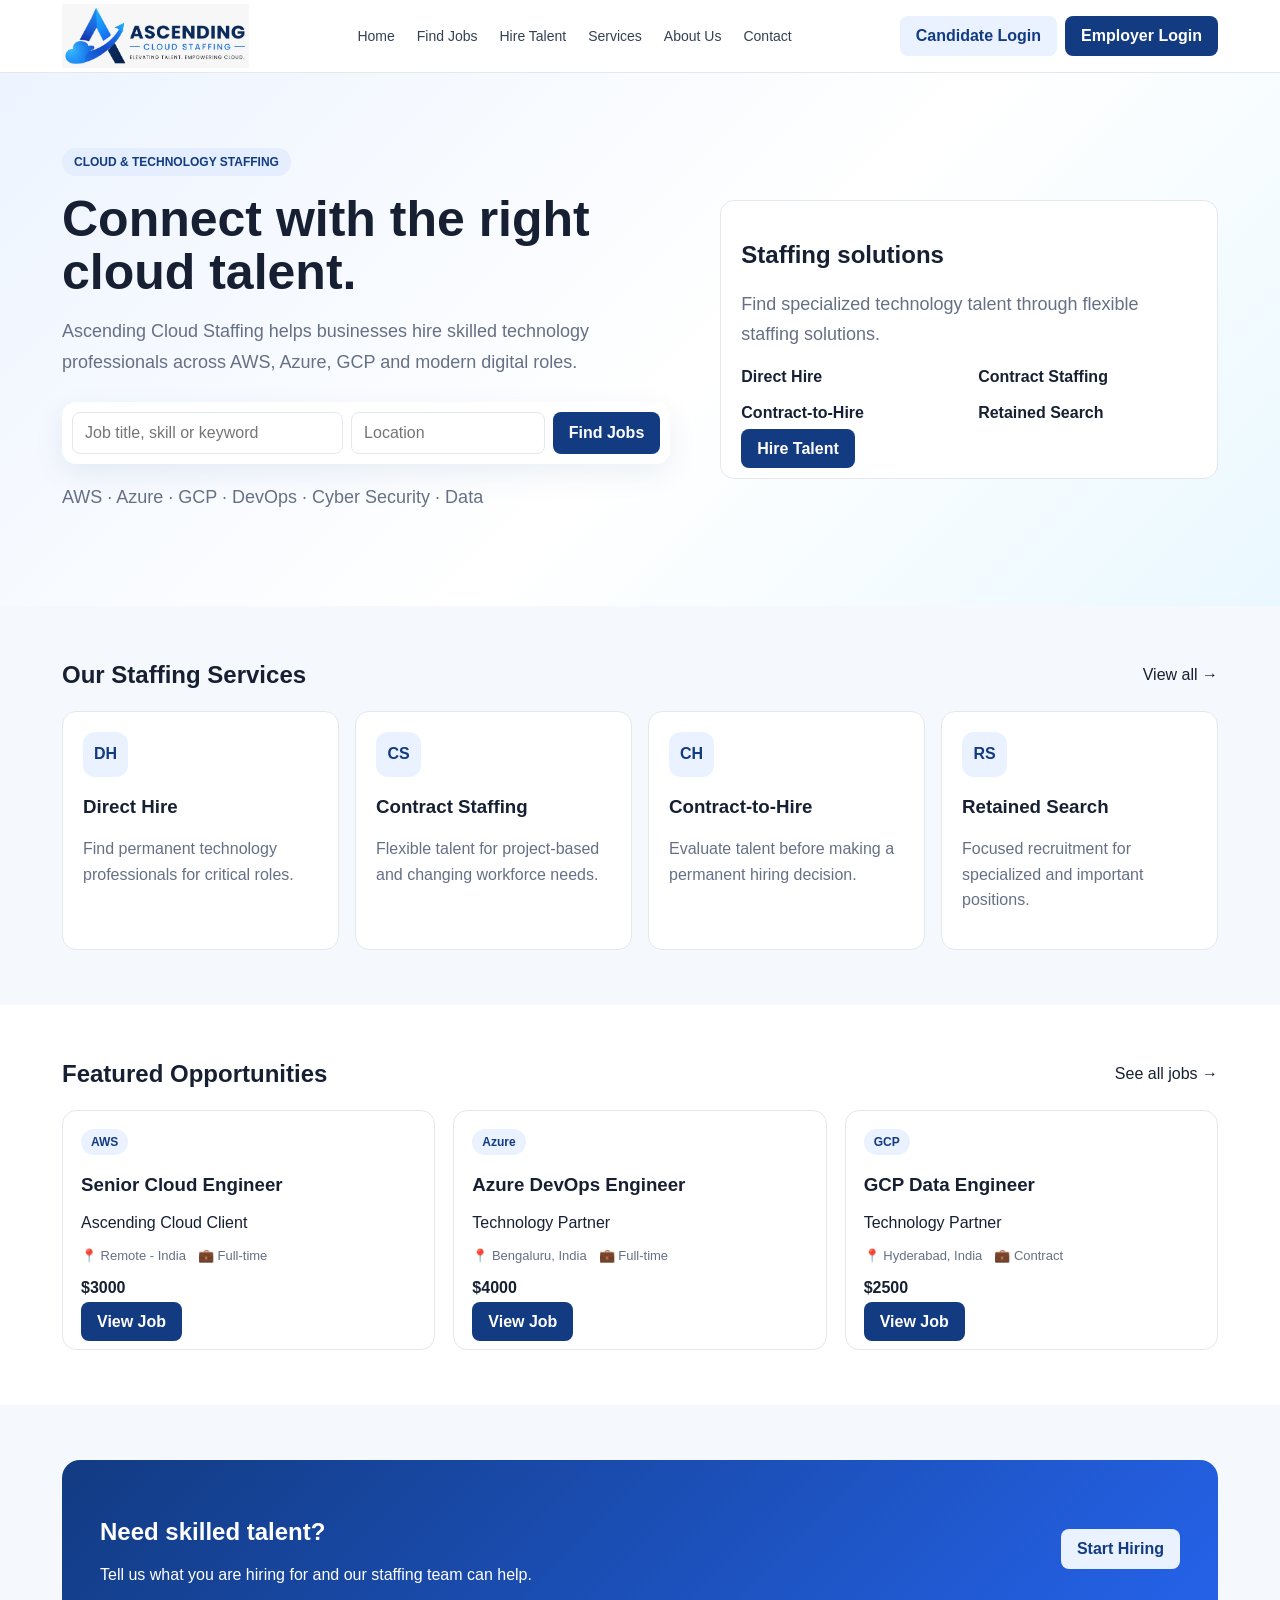
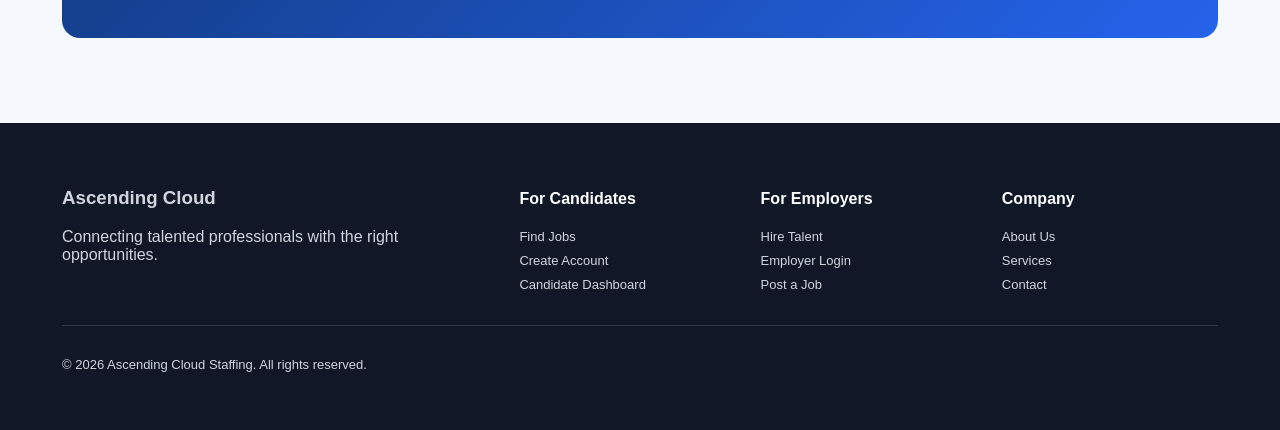
<file: frontend/employer/dashboard.html>
<!DOCTYPE html>
<html lang="en">

<head>
    <meta charset="UTF-8">
    <meta name="viewport" content="width=device-width, initial-scale=1.0">

    <meta name="description"
        content="Employer dashboard for managing company profile, jobs and hiring activities.">

    <title>Employer Dashboard | Ascending Cloud Staffing</title>

    <link rel="stylesheet" href="../style.css">
</head>

<body>

    <a class="skip-link" href="#mainContent">
        Skip to main content
    </a>

    <!-- NAVBAR -->
    <div id="siteNav"></div>


    <main id="mainContent" class="page">

        <div class="container">

            <!-- PAGE HEADER -->
            <div class="page-title">

                <div>
                    <h1>Employer Dashboard</h1>

                    <p class="muted">
                        Manage your company profile, jobs and hiring activities.
                    </p>
                </div>

                <button
                    type="button"
                    class="btn outline"
                    onclick="logout()">
                    Logout
                </button>

            </div>


            <!-- DASHBOARD CARDS -->
            <div class="form-grid">


                <!-- COMPANY PROFILE -->
                <section class="panel">

                    <h2>Company Profile</h2>

                    <p class="muted">
                        Complete and manage your company information,
                        contact details and hiring preferences.
                    </p>

                    <a
                        href="my-profile.html"
                        class="btn">
                        My Company Profile
                    </a>

                </section>


                <!-- POST JOB -->
                <section class="panel">

                    <h2>Post a Job</h2>

                    <p class="muted">
                        Create a new job posting with requirements,
                        responsibilities and hiring details.
                    </p>

                    <a
                        href="post-job.html"
                        class="btn">
                        Post New Job
                    </a>

                </section>


                <!-- MANAGE JOBS -->
                <section class="panel">

                    <h2>Manage Jobs</h2>

                    <p class="muted">
                        View and manage your active, paused,
                        filled and closed job postings.
                    </p>

                    <a
                        href="post-job.html"
                        class="btn outline">
                        Manage Jobs
                    </a>

                </section>


                <!-- APPLICATIONS -->
                <section class="panel">

                    <h2>Applications</h2>

                    <p class="muted">
                        Review candidate applications and manage
                        your hiring pipeline.
                    </p>

                    <button
                        type="button"
                        class="btn outline">
                        View Applications
                    </button>

                </section>


            </div>


            <!-- HIRING OVERVIEW -->
            <section class="panel" style="margin-top: 24px;">

                <h2>Hiring Overview</h2>

                <div class="form-grid">

                    <div>
                        <p class="muted">Active Jobs</p>
                        <h2>0</h2>
                    </div>

                    <div>
                        <p class="muted">Applications</p>
                        <h2>0</h2>
                    </div>

                    <div>
                        <p class="muted">Candidates Shortlisted</p>
                        <h2>0</h2>
                    </div>

                    <div>
                        <p class="muted">Positions to Fill</p>
                        <h2>0</h2>
                    </div>

                </div>

            </section>


        </div>

    </main>


    <div id="siteFooter"></div>


    <script src="../main.js"></script>

    <script>

        /* Employer authentication */

        if (localStorage.getItem("loggedIn") !== "true") {

            window.location.href = "../login.html";

        }


        if (localStorage.getItem("userRole") !== "employer") {

            window.location.href = "../index.html";

        }

    </script>

</body>

</html>
</file>
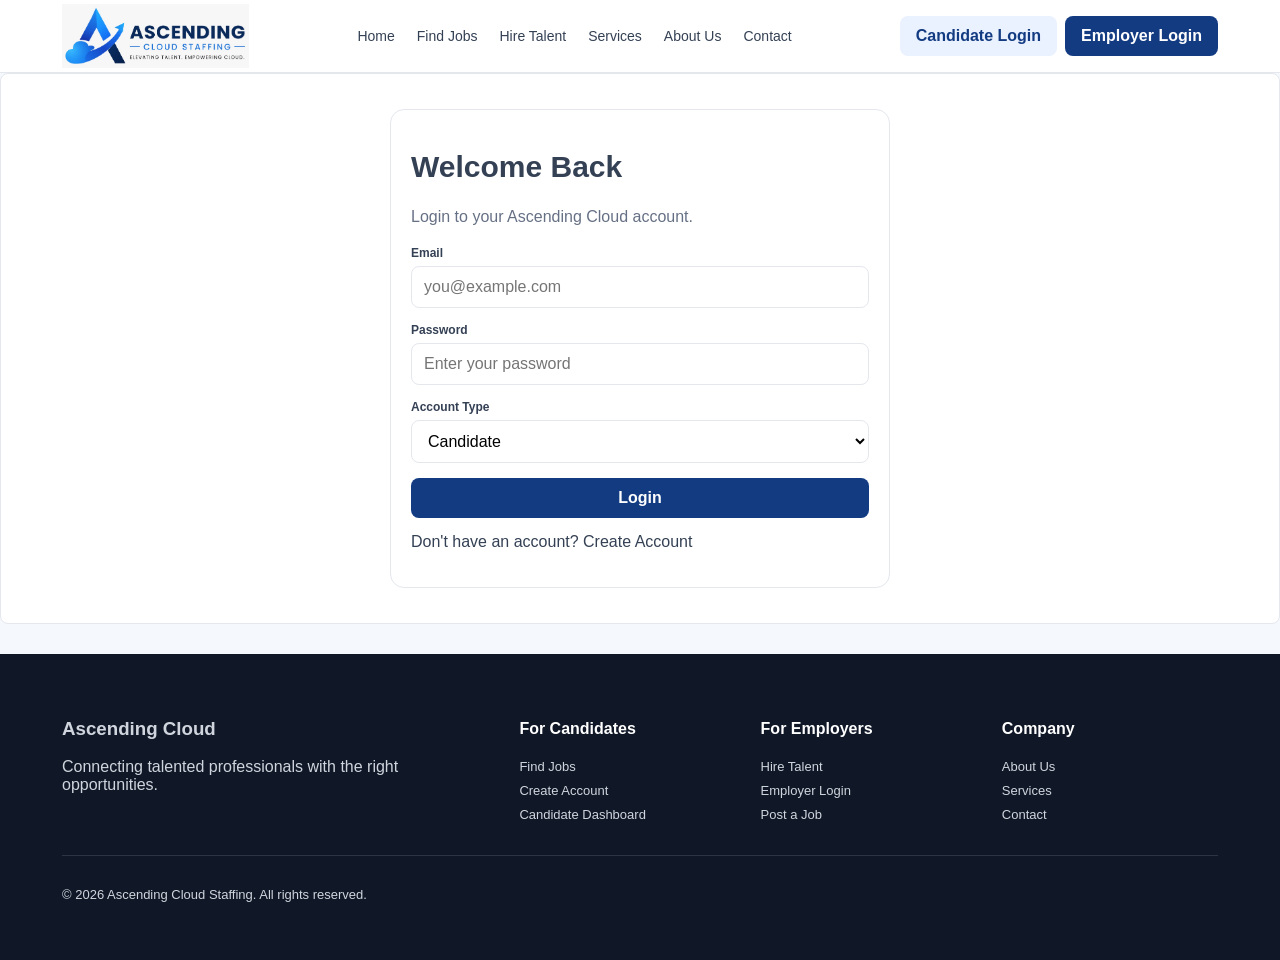
<file: frontend/employer/my-profile.html>
<!DOCTYPE html>
<html lang="en">

<head>
    <meta charset="UTF-8">
    <meta name="viewport" content="width=device-width, initial-scale=1.0">

    <meta name="description"
        content="Manage your employer company profile at Ascending Cloud Staffing.">

    <title>My Profile | Ascending Cloud Staffing</title>

    <link rel="stylesheet" href="../style.css">
</head>

<body>

    <a class="skip-link" href="#mainContent">Skip to main content</a>

    <div id="siteNav"></div>

    <main id="mainContent" class="page">

        <div class="container">

            <div class="page-title">

                <div>
                    <h1>My Profile</h1>
                    <p class="muted">
                        Manage your company information and hiring preferences.
                    </p>
                </div>

                <a href="dashboard.html" class="btn outline">
                    Back to Dashboard
                </a>

            </div>


            <form id="employerProfileForm" class="profile-form">

                <!-- 1-6 COMPANY INFORMATION -->

                <section class="panel profile-section">

                    <div class="profile-section-header">

                        <div>
                            <h2>Company Information</h2>
                            <p class="muted">
                                Tell candidates about your organization.
                            </p>
                        </div>

                        <span class="profile-completion">
                            Company Profile
                        </span>

                    </div>

                    <div class="form-grid">

                        <div class="form-group">

                            <label for="companyName">
                                Company Name
                            </label>

                            <input
                                type="text"
                                id="companyName"
                                placeholder="e.g. Ascending Cloud Staffing"
                                required>

                        </div>


                        <div class="form-group">

                            <label for="companyLogo">
                                Company Logo
                            </label>

                            <input
                                type="file"
                                id="companyLogo"
                                accept="image/png,image/jpeg,image/webp">

                            <small class="form-help">
                                PNG, JPG or WEBP recommended.
                            </small>

                        </div>


                        <div class="form-group full-width">

                            <label for="companyDescription">
                                Company Description
                            </label>

                            <textarea
                                id="companyDescription"
                                rows="5"
                                placeholder="Describe your company, culture and services..."
                                required></textarea>

                        </div>


                        <div class="form-group">

                            <label for="industry">
                                Industry
                            </label>

                            <input
                                type="text"
                                id="industry"
                                placeholder="e.g. Information Technology"
                                required>

                        </div>


                        <div class="form-group">

                            <label for="companySize">
                                Company Size
                            </label>

                            <select id="companySize" required>

                                <option value="">
                                    Select company size
                                </option>

                                <option value="1-10 employees">
                                    1-10 employees
                                </option>

                                <option value="11-50 employees">
                                    11-50 employees
                                </option>

                                <option value="51-200 employees">
                                    51-200 employees
                                </option>

                                <option value="201-500 employees">
                                    201-500 employees
                                </option>

                                <option value="501-1000 employees">
                                    501-1000 employees
                                </option>

                                <option value="1000+ employees">
                                    1000+ employees
                                </option>

                            </select>

                        </div>


                        <div class="form-group">

                            <label for="headquarters">
                                Headquarters / Business Location
                            </label>

                            <input
                                type="text"
                                id="headquarters"
                                placeholder="e.g. Noida, India"
                                required>

                        </div>


                        <div class="form-group">

                            <label for="companyWebsite">
                                Company Website
                            </label>

                            <input
                                type="url"
                                id="companyWebsite"
                                placeholder="https://example.com"
                                required>

                        </div>

                    </div>

                </section>


                <!-- 7-8 CONTACT -->

                <section class="panel profile-section">

                    <h2>Primary Contact</h2>

                    <p class="muted">
                        Provide the main contact person for staffing communication.
                    </p>

                    <div class="form-grid">

                        <div class="form-group">

                            <label for="contactFirstName">
                                First Name
                            </label>

                            <input
                                type="text"
                                id="contactFirstName"
                                placeholder="First name"
                                required>

                        </div>


                        <div class="form-group">

                            <label for="contactLastName">
                                Last Name
                            </label>

                            <input
                                type="text"
                                id="contactLastName"
                                placeholder="Last name"
                                required>

                        </div>


                        <div class="form-group">

                            <label for="contactEmail">
                                Contact Email
                            </label>

                            <input
                                type="email"
                                id="contactEmail"
                                placeholder="contact@company.com"
                                required>

                        </div>


                        <div class="form-group">

                            <label for="contactPhone">
                                Contact Phone Number
                            </label>

                            <input
                                type="tel"
                                id="contactPhone"
                                maxlength="10"
                                placeholder="10-digit phone number"
                                required>

                        </div>

                    </div>

                </section>


                <!-- 9-12 HIRING REQUIREMENTS -->

                <section class="panel profile-section">

                    <h2>Hiring Preferences</h2>

                    <p class="muted">
                        Tell us what type of talent your organization needs.
                    </p>

                    <div class="form-grid">

                        <div class="form-group full-width">

                            <label for="hiringLocations">
                                Hiring Locations
                            </label>

                            <textarea
                                id="hiringLocations"
                                rows="3"
                                placeholder="e.g. Noida, Delhi, Bengaluru, Remote"
                                required></textarea>

                        </div>


                        <div class="form-group">

                            <label for="employeeTypes">
                                Types of Employees Needed
                            </label>

                            <select
                                id="employeeTypes"
                                multiple
                                required>

                                <option value="Full-time">
                                    Full-time
                                </option>

                                <option value="Part-time">
                                    Part-time
                                </option>

                                <option value="Contract">
                                    Contract
                                </option>

                                <option value="Contract-to-hire">
                                    Contract-to-hire
                                </option>

                            </select>

                            <small class="form-help">
                                Hold Ctrl while selecting multiple options.
                            </small>

                        </div>


                        <div class="form-group">

                            <label for="workArrangements">
                                Preferred Work Arrangements
                            </label>

                            <select
                                id="workArrangements"
                                multiple
                                required>

                                <option value="Remote">
                                    Remote
                                </option>

                                <option value="Hybrid">
                                    Hybrid
                                </option>

                                <option value="Onsite">
                                    Onsite
                                </option>

                            </select>

                            <small class="form-help">
                                Select all that apply.
                            </small>

                        </div>


                        <div class="form-group full-width">

                            <label for="primaryRoles">
                                Primary Roles / Skill Areas Being Hired
                            </label>

                            <textarea
                                id="primaryRoles"
                                rows="4"
                                placeholder="e.g. Java, Cloud Engineering, DevOps, Data Science..."
                                required></textarea>

                        </div>


                        <div class="form-group">

                            <label for="expectedHires">
                                Expected Number of Hires
                            </label>

                            <input
                                type="number"
                                id="expectedHires"
                                min="1"
                                value="1"
                                required>

                        </div>


                        <div class="form-group">

                            <label for="hiringTimeline">
                                Hiring Timeline
                            </label>

                            <select id="hiringTimeline" required>

                                <option value="">
                                    Select timeline
                                </option>

                                <option value="Immediately">
                                    Immediately
                                </option>

                                <option value="Within 2 weeks">
                                    Within 2 weeks
                                </option>

                                <option value="Within 1 month">
                                    Within 1 month
                                </option>

                                <option value="1-3 months">
                                    1-3 months
                                </option>

                                <option value="3+ months">
                                    3+ months
                                </option>

                            </select>

                        </div>

                    </div>

                </section>


                <!-- 15-18 BILLING & STAFFING -->

                <section class="panel profile-section">

                    <h2>Staffing & Billing</h2>

                    <div class="form-grid">

                        <div class="form-group full-width">

                            <label for="billingAddress">
                                Billing Address
                            </label>

                            <textarea
                                id="billingAddress"
                                rows="4"
                                placeholder="Enter complete billing address..."
                                required></textarea>

                        </div>


                        <div class="form-group">

                            <label for="staffingPlan">
                                Selected Staffing Service / Plan
                            </label>

                            <select id="staffingPlan" required>

                                <option value="">
                                    Select staffing service
                                </option>

                                <option value="Direct Hire">
                                    Direct Hire
                                </option>

                                <option value="Contract Staffing">
                                    Contract Staffing
                                </option>

                                <option value="Contract-to-Hire">
                                    Contract-to-Hire
                                </option>

                                <option value="Executive Search">
                                    Executive Search
                                </option>

                                <option value="Recruitment Process Outsourcing">
                                    Recruitment Process Outsourcing
                                </option>

                            </select>

                        </div>


                        <div class="form-group">

                            <label for="interviewMethod">
                                Preferred Interview Method
                            </label>

                            <select id="interviewMethod" required>

                                <option value="">
                                    Select interview method
                                </option>

                                <option value="Video Interview">
                                    Video Interview
                                </option>

                                <option value="Phone Interview">
                                    Phone Interview
                                </option>

                                <option value="In-person Interview">
                                    In-person Interview
                                </option>

                                <option value="Panel Interview">
                                    Panel Interview
                                </option>

                            </select>

                        </div>


                        <div class="form-group full-width">

                            <label class="checkbox-row">

                                <input
                                    type="checkbox"
                                    id="employerAgreement"
                                    required>

                                <span>
                                    I agree to the employer terms and applicable placement fees.
                                </span>

                            </label>

                        </div>

                    </div>

                </section>


                <!-- 19 NOTIFICATIONS -->

                <section class="panel profile-section">

                    <h2>Notification Preferences</h2>

                    <p class="muted">
                        Choose how you want to receive employer notifications.
                    </p>

                    <div class="form-grid">

                        <div class="form-group full-width">

                            <label class="checkbox-row">

                                <input
                                    type="checkbox"
                                    id="notifyEmail"
                                    checked>

                                <span>
                                    Email notifications
                                </span>

                            </label>

                        </div>


                        <div class="form-group full-width">

                            <label class="checkbox-row">

                                <input
                                    type="checkbox"
                                    id="notifyJobApplications"
                                    checked>

                                <span>
                                    Notifications for new job applications
                                </span>

                            </label>

                        </div>


                        <div class="form-group full-width">

                            <label class="checkbox-row">

                                <input
                                    type="checkbox"
                                    id="notifyCandidateUpdates"
                                    checked>

                                <span>
                                    Candidate and recruitment updates
                                </span>

                            </label>

                        </div>

                    </div>

                </section>


                <!-- 20 AUTHORIZED TEAM MEMBERS -->

                <section class="panel profile-section">

                    <h2>Authorized Team Members</h2>

                    <p class="muted">
                        Optional. Add team members who are authorized to manage hiring.
                    </p>

                    <div class="form-group">

                        <label for="authorizedTeamMembers">
                            Authorized Team Members
                        </label>

                        <textarea
                            id="authorizedTeamMembers"
                            rows="4"
                            placeholder="Enter names and email addresses of authorized team members..."></textarea>

                    </div>

                </section>


                <div class="profile-save-bar">

                    <a
                        href="dashboard.html"
                        class="btn outline">
                        Cancel
                    </a>

                    <button
                        type="submit"
                        class="btn">
                        Save Profile
                    </button>

                </div>

            </form>

        </div>

    </main>


    <div id="siteFooter"></div>


    <script>

        if (localStorage.getItem("loggedIn") !== "true") {

            window.location.href = "../login.html";

        } else if (
            localStorage.getItem("userRole") !== "employer"
        ) {

            window.location.href = "../index.html";

        }


        function getEmployerProfileData() {

            const getValue = function (id) {

                const element = document.getElementById(id);

                return element
                    ? element.value.trim()
                    : "";

            };


            const getMultipleValues = function (id) {

                const element = document.getElementById(id);

                if (!element) {
                    return [];
                }

                return Array.from(element.selectedOptions)
                    .map(option => option.value);

            };


            return {

                companyName: getValue("companyName"),

                companyDescription:
                    getValue("companyDescription"),

                industry:
                    getValue("industry"),

                companySize:
                    getValue("companySize"),

                headquarters:
                    getValue("headquarters"),

                companyWebsite:
                    getValue("companyWebsite"),

                contactFirstName:
                    getValue("contactFirstName"),

                contactLastName:
                    getValue("contactLastName"),

                contactEmail:
                    getValue("contactEmail"),

                contactPhone:
                    getValue("contactPhone"),

                hiringLocations:
                    getValue("hiringLocations"),

                employeeTypes:
                    getMultipleValues("employeeTypes"),

                workArrangements:
                    getMultipleValues("workArrangements"),

                primaryRoles:
                    getValue("primaryRoles"),

                expectedHires:
                    getValue("expectedHires"),

                hiringTimeline:
                    getValue("hiringTimeline"),

                billingAddress:
                    getValue("billingAddress"),

                staffingPlan:
                    getValue("staffingPlan"),

                interviewMethod:
                    getValue("interviewMethod"),

                employerAgreement:
                    document.getElementById("employerAgreement").checked,

                notifyEmail:
                    document.getElementById("notifyEmail").checked,

                notifyJobApplications:
                    document.getElementById("notifyJobApplications").checked,

                notifyCandidateUpdates:
                    document.getElementById("notifyCandidateUpdates").checked,

                authorizedTeamMembers:
                    getValue("authorizedTeamMembers")

            };

        }


        document
            .getElementById("employerProfileForm")
            .addEventListener("submit", function (event) {

                event.preventDefault();

                const profileData =
                    getEmployerProfileData();

                localStorage.setItem(
                    "employerProfile",
                    JSON.stringify(profileData)
                );

                showToast(
                    "Employer profile saved successfully!"
                );

            });


        function loadEmployerProfile() {

            const savedProfile =
                localStorage.getItem("employerProfile");

            if (!savedProfile) {
                return;
            }

            const profileData =
                JSON.parse(savedProfile);


            Object.keys(profileData).forEach(function (field) {

                const element =
                    document.getElementById(field);

                if (!element) {
                    return;
                }


                if (element.type === "checkbox") {

                    element.checked =
                        Boolean(profileData[field]);

                    return;

                }


                if (element.multiple) {

                    const values =
                        Array.isArray(profileData[field])
                            ? profileData[field]
                            : [];

                    Array.from(element.options).forEach(function (option) {

                        option.selected =
                            values.includes(option.value);

                    });

                    return;

                }


                if (profileData[field] !== undefined) {

                    element.value =
                        profileData[field];

                }

            });

        }


        const phoneInput =
            document.getElementById("contactPhone");

        if (phoneInput) {

            phoneInput.addEventListener("input", function () {

                this.value =
                    this.value.replace(/\D/g, "");

                if (this.value.length > 10) {

                    this.value =
                        this.value.slice(0, 10);

                }

            });

        }


        loadEmployerProfile();

    </script>


    <script src="../main.js"></script>

</body>

</html>
</file>
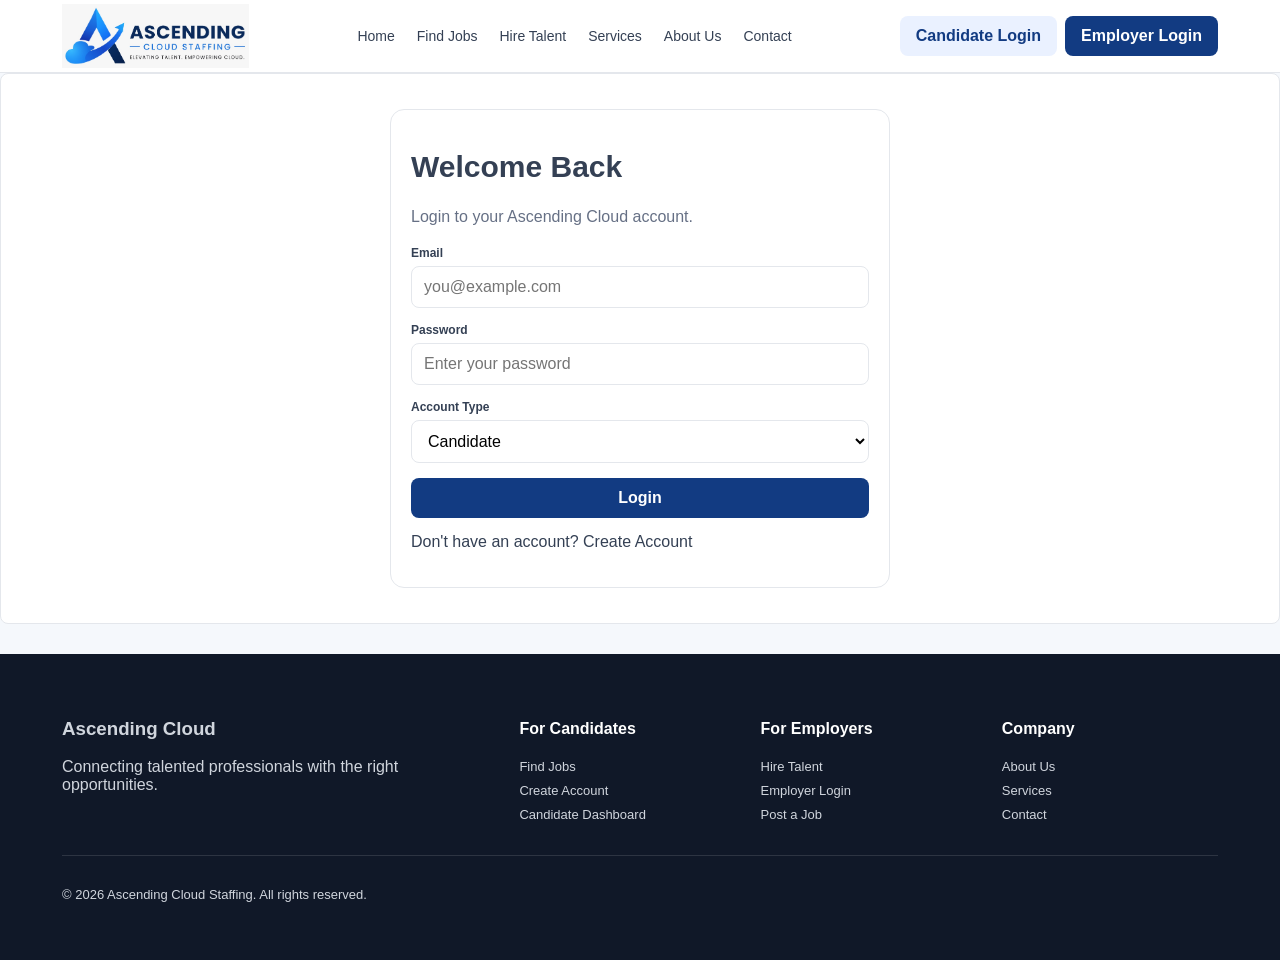
<file: frontend/employer/post-job.html>
<!DOCTYPE html>
<html lang="en">

<head>
    <meta charset="UTF-8">
    <meta name="viewport" content="width=device-width, initial-scale=1.0">

    <meta name="description"
        content="Create and manage job postings for Ascending Cloud Staffing.">

    <title>Post a Job | Ascending Cloud Staffing</title>

    <link rel="stylesheet" href="../style.css">
</head>

<body>

    <a class="skip-link" href="#mainContent">
        Skip to main content
    </a>

    <div id="siteNav"></div>


    <main id="mainContent" class="page">

        <div class="container">

            <!-- =========================================
                 PAGE HEADER
            ========================================== -->

            <div class="page-title">

                <div>

                    <h1>
                        Post a Job
                    </h1>

                    <p class="muted">
                        Create a detailed job posting to find the right candidates.
                    </p>

                </div>


                <a
                    href="dashboard.html"
                    class="btn outline">

                    Back to Dashboard

                </a>

            </div>



            <!-- =========================================
                 JOB POSTING FORM
            ========================================== -->

            <form
                id="jobPostingForm"
                class="profile-form">


                <!-- =====================================
                     1 - 7 BASIC JOB INFORMATION
                ====================================== -->

                <section class="panel profile-section">

                    <div class="profile-section-header">

                        <div>

                            <h2>
                                Basic Job Information
                            </h2>

                            <p class="muted">
                                Add the main details about the position.
                            </p>

                        </div>


                        <span class="profile-completion">
                            Job Details
                        </span>

                    </div>


                    <div class="form-grid">


                        <!-- 1. JOB TITLE -->

                        <div class="form-group full-width">

                            <label for="jobTitle">
                                Job Title
                            </label>

                            <input
                                type="text"
                                id="jobTitle"
                                placeholder="e.g. Senior Java Developer"
                                required>

                        </div>



                        <!-- 2. JOB DESCRIPTION -->

                        <div class="form-group full-width">

                            <label for="jobDescription">
                                Job Description
                            </label>

                            <textarea
                                id="jobDescription"
                                rows="6"
                                placeholder="Describe the role, team, purpose of the position and opportunity..."
                                required></textarea>

                        </div>



                        <!-- 3. DEPARTMENT -->

                        <div class="form-group">

                            <label for="department">
                                Department / Job Category
                            </label>

                            <input
                                type="text"
                                id="department"
                                placeholder="e.g. Engineering"
                                required>

                        </div>



                        <!-- 4. EMPLOYMENT TYPE -->

                        <div class="form-group">

                            <label for="employmentType">
                                Employment Type
                            </label>

                            <select
                                id="employmentType"
                                required>

                                <option value="">
                                    Select employment type
                                </option>

                                <option value="Full-time">
                                    Full-time
                                </option>

                                <option value="Part-time">
                                    Part-time
                                </option>

                                <option value="Contract">
                                    Contract
                                </option>

                                <option value="Contract-to-hire">
                                    Contract-to-hire
                                </option>

                            </select>

                        </div>



                        <!-- 5. WORK ARRANGEMENT -->

                        <div class="form-group">

                            <label for="workArrangement">
                                Work Arrangement
                            </label>

                            <select
                                id="workArrangement"
                                required>

                                <option value="">
                                    Select arrangement
                                </option>

                                <option value="Remote">
                                    Remote
                                </option>

                                <option value="Hybrid">
                                    Hybrid
                                </option>

                                <option value="Onsite">
                                    Onsite
                                </option>

                            </select>

                        </div>



                        <!-- 6. JOB LOCATION -->

                        <div class="form-group">

                            <label for="jobLocation">
                                Job Location
                            </label>

                            <input
                                type="text"
                                id="jobLocation"
                                placeholder="e.g. Noida, Delhi NCR"
                                required>

                        </div>



                        <!-- 7. SALARY -->

                        <div class="form-group">

                            <label for="salary">
                                Salary Range / Hourly Rate
                            </label>

                            <input
                                type="text"
                                id="salary"
                                placeholder="e.g. ₹8-12 LPA or ₹800/hour"
                                required>

                        </div>

                    </div>

                </section>



                <!-- =====================================
                     8 - 13 EXPERIENCE & QUALIFICATIONS
                ====================================== -->

                <section class="panel profile-section">

                    <h2>
                        Experience & Qualifications
                    </h2>

                    <p class="muted">
                        Define the experience, skills and qualifications required.
                    </p>


                    <div class="form-grid">


                        <!-- 8. EXPERIENCE LEVEL -->

                        <div class="form-group">

                            <label for="experienceLevel">
                                Required Experience Level
                            </label>

                            <select
                                id="experienceLevel"
                                required>

                                <option value="">
                                    Select experience level
                                </option>

                                <option value="Entry Level">
                                    Entry Level
                                </option>

                                <option value="Junior">
                                    Junior
                                </option>

                                <option value="Mid Level">
                                    Mid Level
                                </option>

                                <option value="Senior">
                                    Senior
                                </option>

                                <option value="Lead">
                                    Lead
                                </option>

                                <option value="Executive">
                                    Executive
                                </option>

                            </select>

                        </div>



                        <!-- 11. EDUCATION -->

                        <div class="form-group">

                            <label for="education">
                                Education Requirements
                                <span class="muted">
                                    (Optional)
                                </span>
                            </label>

                            <input
                                type="text"
                                id="education"
                                placeholder="e.g. Bachelor's degree in Computer Science">

                        </div>



                        <!-- 12. CERTIFICATION -->

                        <div class="form-group">

                            <label for="certifications">
                                Certification Requirements
                                <span class="muted">
                                    (Optional)
                                </span>
                            </label>

                            <input
                                type="text"
                                id="certifications"
                                placeholder="e.g. AWS Certified Developer">

                        </div>

                    </div>



                    <!-- 9. REQUIRED SKILLS -->

                    <div class="form-group">

                        <label for="requiredSkills">
                            Required Skills & Qualifications
                        </label>

                        <textarea
                            id="requiredSkills"
                            rows="4"
                            placeholder="e.g. Java, Spring Boot, React, SQL, REST APIs..."
                            required></textarea>

                        <small class="form-help">
                            Separate skills using commas.
                        </small>

                    </div>



                    <!-- 10. PREFERRED SKILLS -->

                    <div class="form-group">

                        <label for="preferredSkills">
                            Preferred Skills
                            <span class="muted">
                                (Optional)
                            </span>
                        </label>

                        <textarea
                            id="preferredSkills"
                            rows="4"
                            placeholder="Add any additional skills that would be beneficial for this role..."></textarea>

                    </div>



                    <!-- 13. RESPONSIBILITIES -->

                    <div class="form-group">

                        <label for="responsibilities">
                            Key Responsibilities
                        </label>

                        <textarea
                            id="responsibilities"
                            rows="6"
                            placeholder="Describe the main responsibilities and day-to-day duties of this position..."
                            required></textarea>

                    </div>

                </section>



                <!-- =====================================
                     14 - 16 POSITION DETAILS
                ====================================== -->

                <section class="panel profile-section">

                    <h2>
                        Position Details
                    </h2>

                    <p class="muted">
                        Define the number of openings and important dates.
                    </p>


                    <div class="form-grid">


                        <!-- 14. NUMBER OF POSITIONS -->

                        <div class="form-group">

                            <label for="positions">
                                Number of Available Positions
                            </label>

                            <input
                                type="number"
                                id="positions"
                                min="1"
                                value="1"
                                required>

                        </div>



                        <!-- 15. APPLICATION DEADLINE -->

                        <div class="form-group">

                            <label for="applicationDeadline">
                                Application Deadline
                                <span class="muted">
                                    (Optional)
                                </span>
                            </label>

                            <input
                                type="date"
                                id="applicationDeadline">

                        </div>



                        <!-- 16. START DATE -->

                        <div class="form-group">

                            <label for="startDate">
                                Expected Start Date
                                <span class="muted">
                                    (Optional)
                                </span>
                            </label>

                            <input
                                type="date"
                                id="startDate">

                        </div>



                        <!-- 21. JOB STATUS -->

                        <div class="form-group">

                            <label for="jobStatus">
                                Job Status
                            </label>

                            <select
                                id="jobStatus"
                                required>

                                <option value="Draft">
                                    Draft
                                </option>

                                <option value="Pending Approval">
                                    Pending Approval
                                </option>

                                <option value="Active">
                                    Active
                                </option>

                                <option value="Paused">
                                    Paused
                                </option>

                                <option value="Filled">
                                    Filled
                                </option>

                                <option value="Closed">
                                    Closed
                                </option>

                                <option value="Expired">
                                    Expired
                                </option>

                            </select>

                        </div>

                    </div>

                </section>



                <!-- =====================================
                     17 - 19 WORK AUTHORIZATION
                ====================================== -->

                <section class="panel profile-section">

                    <h2>
                        Work Authorization & Clearance
                    </h2>

                    <p class="muted">
                        Specify work authorization, clearance and travel requirements.
                    </p>


                    <div class="form-grid">


                        <!-- 17. WORK AUTHORIZATION -->

                        <div class="form-group">

                            <label for="sponsorship">
                                Work Authorization / Sponsorship
                            </label>

                            <select
                                id="sponsorship">

                                <option value="">
                                    Select option
                                </option>

                                <option value="Authorized candidates only">
                                    Authorized candidates only
                                </option>

                                <option value="Sponsorship available">
                                    Sponsorship available
                                </option>

                                <option value="Sponsorship not available">
                                    Sponsorship not available
                                </option>

                                <option value="Open to all candidates">
                                    Open to all candidates
                                </option>

                            </select>

                        </div>



                        <!-- 18. SECURITY CLEARANCE -->

                        <div class="form-group">

                            <label for="securityClearance">
                                Security Clearance Requirement
                                <span class="muted">
                                    (Optional)
                                </span>
                            </label>

                            <select id="securityClearance">

                                <option value="None">
                                    None
                                </option>

                                <option value="Required">
                                    Required
                                </option>

                                <option value="Preferred">
                                    Preferred
                                </option>

                            </select>

                        </div>



                        <!-- 19. TRAVEL -->

                        <div class="form-group">

                            <label for="travel">
                                Travel Requirements
                                <span class="muted">
                                    (Optional)
                                </span>
                            </label>

                            <select id="travel">

                                <option value="None">
                                    No travel required
                                </option>

                                <option value="Occasional">
                                    Occasional travel
                                </option>

                                <option value="Regular">
                                    Regular travel
                                </option>

                                <option value="Frequent">
                                    Frequent travel
                                </option>

                            </select>

                        </div>

                    </div>

                </section>



                <!-- =====================================
                     20. APPLICATION & SCREENING
                ====================================== -->

                <section class="panel profile-section">

                    <h2>
                        Application & Screening
                    </h2>

                    <p class="muted">
                        Add screening questions or instructions for applicants.
                    </p>


                    <div class="form-group">

                        <label for="screeningQuestions">
                            Application Questions / Screening Requirements
                            <span class="muted">
                                (Optional)
                            </span>
                        </label>

                        <textarea
                            id="screeningQuestions"
                            rows="5"
                            placeholder="Add screening questions, assessment requirements or instructions for applicants..."></textarea>

                    </div>

                </section>



                <!-- =====================================
                     22. HIRING MANAGEMENT
                ====================================== -->

                <section class="panel profile-section">

                    <div class="profile-section-header">

                        <div>

                            <h2>
                                Hiring Management
                            </h2>

                            <p class="muted">
                                Manage the person responsible for this job.
                            </p>

                        </div>

                    </div>


                    <div class="form-grid">


                        <!-- 22. HIRING MANAGER -->

                        <div class="form-group">

                            <label for="hiringManager">
                                Hiring Manager / Recruiter
                            </label>

                            <input
                                type="text"
                                id="hiringManager"
                                placeholder="e.g. Priya Sharma"
                                required>

                        </div>

                    </div>

                </section>



                <!-- =====================================
                     ACTIONS
                ====================================== -->

                <div class="profile-save-bar">


                    <!-- CANCEL -->

                    <a
                        href="dashboard.html"
                        class="btn outline">

                        Cancel

                    </a>



                    <!-- SAVE DRAFT -->

                    <button
                        type="button"
                        class="btn light"
                        onclick="saveJobDraft()">

                        Save as Draft

                    </button>



                    <!-- SUBMIT FOR ADMIN APPROVAL -->

                    <button
                        type="submit"
                        class="btn">

                        Submit for Approval

                    </button>

                </div>


            </form>

        </div>

    </main>


    <div id="siteFooter"></div>



    <!-- =========================================
         JAVASCRIPT
    ========================================== -->

    <script>


        /* =========================================
           EMPLOYER ACCESS CHECK
        ========================================= */

        if (
            localStorage.getItem("loggedIn") !== "true"
        ) {

            window.location.href = "../login.html";

        }
        else if (
            localStorage.getItem("userRole") !== "employer"
        ) {

            window.location.href = "../index.html";

        }



        /* =========================================
           GET JOB FORM DATA
        ========================================= */

        function getJobFormData() {

            return {

                /* 1 */
                jobTitle:
                    document
                        .getElementById("jobTitle")
                        .value
                        .trim(),


                /* 2 */
                jobDescription:
                    document
                        .getElementById("jobDescription")
                        .value
                        .trim(),


                /* 3 */
                department:
                    document
                        .getElementById("department")
                        .value
                        .trim(),


                /* 4 */
                employmentType:
                    document
                        .getElementById("employmentType")
                        .value,


                /* 5 */
                workArrangement:
                    document
                        .getElementById("workArrangement")
                        .value,


                /* 6 */
                jobLocation:
                    document
                        .getElementById("jobLocation")
                        .value
                        .trim(),


                /* 7 */
                salary:
                    document
                        .getElementById("salary")
                        .value
                        .trim(),


                /* 8 */
                experienceLevel:
                    document
                        .getElementById("experienceLevel")
                        .value,


                /* 9 */
                requiredSkills:
                    document
                        .getElementById("requiredSkills")
                        .value
                        .trim(),


                /* 10 */
                preferredSkills:
                    document
                        .getElementById("preferredSkills")
                        .value
                        .trim(),


                /* 11 */
                education:
                    document
                        .getElementById("education")
                        .value
                        .trim(),


                /* 12 */
                certifications:
                    document
                        .getElementById("certifications")
                        .value
                        .trim(),


                /* 13 */
                responsibilities:
                    document
                        .getElementById("responsibilities")
                        .value
                        .trim(),


                /* 14 */
                positions:
                    document
                        .getElementById("positions")
                        .value,


                /* 15 */
                applicationDeadline:
                    document
                        .getElementById("applicationDeadline")
                        .value,


                /* 16 */
                startDate:
                    document
                        .getElementById("startDate")
                        .value,


                /* 17 */
                sponsorship:
                    document
                        .getElementById("sponsorship")
                        .value,


                /* 18 */
                securityClearance:
                    document
                        .getElementById("securityClearance")
                        .value,


                /* 19 */
                travel:
                    document
                        .getElementById("travel")
                        .value,


                /* 20 */
                screeningQuestions:
                    document
                        .getElementById("screeningQuestions")
                        .value
                        .trim(),


                /* 21 */
                jobStatus:
                    document
                        .getElementById("jobStatus")
                        .value,


                /* 22 */
                hiringManager:
                    document
                        .getElementById("hiringManager")
                        .value
                        .trim()

            };

        }



        /* =========================================
           SAVE JOB AS DRAFT
        ========================================== */

        function saveJobDraft() {

            const jobData =
                getJobFormData();


            jobData.jobStatus =
                "Draft";


            localStorage.setItem(
                "employerJobDraft",
                JSON.stringify(jobData)
            );


            showToast(
                "Job saved as draft successfully!"
            );

        }



        /* =========================================
           SUBMIT JOB FOR ADMIN APPROVAL
        ========================================== */

        document
            .getElementById("jobPostingForm")
            .addEventListener(
                "submit",
                function (event) {

                    event.preventDefault();


                    const jobData =
                        getJobFormData();


                    /*
                     * Job is NOT public immediately.
                     * It first goes to admin approval.
                     */

                    jobData.jobStatus =
                        "Pending Approval";


                    localStorage.setItem(
                        "employerJobDraft",
                        JSON.stringify(jobData)
                    );


                    showToast(
                        "Job submitted for admin approval!"
                    );

                }
            );



        /* =========================================
           LOAD PREVIOUS DRAFT
        ========================================== */

        function loadJobDraft() {

            const savedJob =
                localStorage.getItem(
                    "employerJobDraft"
                );


            if (!savedJob) {

                return;

            }


            try {

                const jobData =
                    JSON.parse(savedJob);


                Object.keys(jobData).forEach(
                    function (field) {

                        const element =
                            document.getElementById(field);


                        if (
                            element &&
                            jobData[field] !== undefined
                        ) {

                            element.value =
                                jobData[field];

                        }

                    }
                );

            }
            catch (error) {

                console.error(
                    "Unable to load saved job draft:",
                    error
                );

            }

        }



        /* =========================================
           LOAD DRAFT WHEN PAGE OPENS
        ========================================== */

        loadJobDraft();


    </script>



    <!-- MAIN WEBSITE JAVASCRIPT -->

    <script src="../main.js"></script>


</body>

</html>
</file>
<file: frontend/style.css>
:root {
    --primary: #123B82;
    --secondary: #2563EB;
    --accent: #0EA5E9;

    --dark: #172033;
    --text: #344054;
    --muted: #667085;

    --background: #F5F8FC;
    --white: #FFFFFF;
    --border: #E4E7EC;

    --success: #16855B;
    --warning: #B7791F;
    --danger: #C24141;

    --shadow: 0 10px 30px rgba(18, 59, 130, 0.08);
}

* {
    box-sizing: border-box;
}

body {
    margin: 0;
    font-family: Inter, Arial, sans-serif;
    background: var(--background);
    color: var(--dark);
}

a {
    text-decoration: none;
    color: inherit;
}

button,
input,
select,
textarea {
    font: inherit;
}

button {
    cursor: pointer;
}

.container {
    max-width: 1200px;
    margin: auto;
    padding: 0 22px;
}

/* NAVBAR */

.header {
    background: white;
    border-bottom: 1px solid var(--border);
    position: sticky;
    top: 0;
    z-index: 100;
}

.nav {
    height: 72px;
    display: flex;
    align-items: center;
    justify-content: space-between;
    gap: 20px;
}

.logo {
    display: flex;
    align-items: center;
    text-decoration: none;
}

.company-logo {
    height: 48px;
    width: auto;
    max-width: 240px;
    object-fit: contain;
    display: block;
}

.logo span {
    color: var(--secondary);
}

.navlinks {
    display: flex;
    gap: 22px;
    font-size: 14px;
    color: var(--text);
}

.navlinks a:hover {
    color: var(--secondary);
}

.actions {
    display: flex;
    gap: 8px;
}

/* BUTTONS */

.btn {
    border: none;
    border-radius: 8px;
    padding: 11px 16px;
    background: var(--primary);
    color: white;
    font-weight: 700;
}

.btn:hover {
    opacity: .9;
}

.btn.light {
    background: #EAF1FF;
    color: var(--primary);
}

.btn.outline {
    background: white;
    color: var(--primary);
    border: 1px solid #CBD5E1;
}

.btn.success {
    background: var(--success);
}

.btn.danger {
    background: var(--danger);
}

/* HERO */

.hero {
    padding: 75px 0;
    background: linear-gradient(
        135deg,
        #EDF4FF,
        #FFFFFF 55%,
        #EAF8FF
    );
}

.hero-grid {
    display: grid;
    grid-template-columns: 1.1fr .9fr;
    gap: 50px;
    align-items: center;
}

.eyebrow {
    display: inline-block;
    background: #E4EEFF;
    color: var(--primary);
    padding: 7px 12px;
    border-radius: 30px;
    font-size: 12px;
    font-weight: 800;
}

.hero h1 {
    font-size: 50px;
    line-height: 1.05;
    margin: 17px 0;
}

.hero p {
    color: var(--muted);
    font-size: 18px;
    line-height: 1.7;
}

/* SEARCH */

.searchbox {
    display: grid;
    grid-template-columns: 1.4fr 1fr auto;
    gap: 8px;

    background: white;
    padding: 10px;
    border-radius: 14px;

    box-shadow: var(--shadow);
    margin-top: 25px;
}

input,
select,
textarea {
    width: 100%;
    padding: 11px 12px;

    border: 1px solid var(--border);
    border-radius: 8px;

    background: white;
    outline: none;
}

input:focus,
select:focus,
textarea:focus {
    border-color: var(--secondary);
}

/* SECTIONS */

.section {
    padding: 55px 0;
}

.section.white {
    background: white;
}

.section-head {
    display: flex;
    justify-content: space-between;
    align-items: center;

    margin-bottom: 22px;
}

.section-head h2 {
    margin: 0;
}

/* GRID */

.grid4 {
    display: grid;
    grid-template-columns: repeat(4, 1fr);
    gap: 16px;
}

.grid3 {
    display: grid;
    grid-template-columns: repeat(3, 1fr);
    gap: 18px;
}

.grid2 {
    display: grid;
    grid-template-columns: repeat(2, 1fr);
    gap: 18px;
}

/* CARDS */

.card,
.panel {
    background: white;
    border: 1px solid var(--border);
    border-radius: 14px;
    padding: 20px;
}

.card:hover {
    box-shadow: var(--shadow);
    transform: translateY(-2px);
    transition: .15s;
}

.icon {
    width: 45px;
    height: 45px;

    border-radius: 12px;

    background: #EAF1FF;
    color: var(--primary);

    display: grid;
    place-items: center;

    font-weight: 800;

    margin-bottom: 14px;
}

/* JOB */

.job h3 {
    font-size: 17px;
}

.meta {
    display: flex;
    gap: 12px;
    flex-wrap: wrap;

    color: var(--muted);
    font-size: 12px;

    margin: 9px 0;
}

.salary {
    font-weight: 800;
    margin: 9px 0;
}

.tag {
    display: inline-block;

    background: #F1F5F9;
    color: #475467;

    padding: 5px 8px;
    border-radius: 6px;

    font-size: 11px;

    margin: 3px;
}

/* CTA */

.cta {
    padding: 38px;

    border-radius: 18px;

    background: linear-gradient(
        135deg,
        var(--primary),
        var(--secondary)
    );

    color: white;

    display: flex;
    justify-content: space-between;
    align-items: center;
}

/* FOOTER */

.footer {
    background: #101828;
    color: #D0D5DD;

    padding: 45px 0;
    margin-top: 30px;
}

.footer-grid {
    display: grid;
    grid-template-columns: 2fr 1fr 1fr 1fr;
    gap: 25px;
}

.footer h4 {
    color: white;
}

.footer a {
    display: block;
    margin: 9px 0;
    font-size: 13px;
}

/* DASHBOARDS */

.page {
    padding: 35px 0;
}

.page-title {
    display: flex;
    justify-content: space-between;
    align-items: center;

    margin-bottom: 22px;
}

.page-title h1 {
    margin: 0;
    font-size: 30px;
}

.layout {
    display: grid;
    grid-template-columns: 230px 1fr;
    gap: 20px;
}

.sidebar {
    height: max-content;
    position: sticky;
    top: 90px;
}

.side-link {
    display: block;

    padding: 11px;

    border-radius: 8px;

    color: var(--muted);

    margin: 3px 0;
}

.side-link:hover,
.side-link.active {
    background: #EAF1FF;
    color: var(--primary);
    font-weight: 700;
}

/* STATS */

.stat-grid {
    display: grid;
    grid-template-columns: repeat(4, 1fr);
    gap: 14px;
}

.stat-number {
    font-size: 27px;
    font-weight: 800;
    margin: 6px 0;
}

/* BADGES */

.badge {
    display: inline-block;

    padding: 5px 8px;

    border-radius: 20px;

    font-size: 11px;
    font-weight: 700;
}

.badge-success {
    background: #E8F8F1;
    color: var(--success);
}

.badge-pending {
    background: #FFF5DD;
    color: var(--warning);
}

.badge-danger {
    background: #FFEAEA;
    color: var(--danger);
}

.badge-info {
    background: #EAF1FF;
    color: var(--primary);
}

/* TABLE */

.table {
    width: 100%;
    border-collapse: collapse;
}

.table th,
.table td {
    text-align: left;

    padding: 12px;

    border-bottom: 1px solid var(--border);

    font-size: 13px;
}

/* FORMS */

.form-grid {
    display: grid;
    grid-template-columns: repeat(2, 1fr);
    gap: 15px;
}

.field {
    margin-bottom: 15px;
}

.field label {
    display: block;

    font-size: 12px;
    font-weight: 700;

    margin-bottom: 6px;
}

.notice {
    padding: 12px;

    border-radius: 9px;

    background: #EEF6FF;

    margin-bottom: 15px;

    font-size: 13px;
}

.muted {
    color: var(--muted);
    line-height: 1.6;
}

.hero-tags {
    font-size: 12px;
}

.login-panel {
    max-width: 500px;
    margin: auto;
}

.login-title {
    font-size: 30px;
}

.login-button {
    width: 100%;
}

.login-create {
    margin-top: 15px;
}

/* RESPONSIVE */

@media(max-width:850px) {

    .hero-grid,
    .layout {
        grid-template-columns: 1fr;
    }

    .grid4 {
        grid-template-columns: repeat(2, 1fr);
    }

    .grid3 {
        grid-template-columns: 1fr 1fr;
    }

    .stat-grid {
        grid-template-columns: 1fr 1fr;
    }

    .navlinks {
        display: none;
    }

    .footer-grid {
        grid-template-columns: 1fr 1fr;
    }

    .sidebar {
        position: static;
    }
}

@media(max-width:600px) {

    .hero h1 {
        font-size: 36px;
    }

    .grid4,
    .grid3,
    .grid2,
    .stat-grid,
    .form-grid {
        grid-template-columns: 1fr;
    }

    .searchbox {
        grid-template-columns: 1fr;
    }

    .cta {
        display: block;
    }

    .cta .btn {
        margin-top: 18px;
    }

    .container {
        padding: 0 15px;
    }
}

/* ACCESSIBILITY */

.skip-link {
    position: absolute;
    top: -40px;
    left: 16px;
    background: var(--primary);
    color: white;
    padding: 10px 14px;
    border-radius: 8px;
    z-index: 200;
}

.skip-link:focus {
    top: 16px;
}

:focus-visible {
    outline: 3px solid rgba(37, 99, 235, 0.35);
    outline-offset: 2px;
}

/* MOBILE NAV */

.mobile-menu-btn {
    display: none;
    width: 44px;
    height: 44px;
    border: 1px solid var(--border);
    border-radius: 8px;
    background: white;
    padding: 10px;
}

.mobile-menu-btn span {
    display: block;
    height: 2px;
    margin: 5px 0;
    background: var(--dark);
}

@media (max-width: 850px) {
    .mobile-menu-btn {
        display: inline-flex;
        flex-direction: column;
        justify-content: center;
    }

    .nav {
        flex-wrap: wrap;
        height: auto;
        padding: 14px 0;
    }

    .navlinks {
        display: none;
        width: 100%;
        flex-direction: column;
        gap: 10px;
        padding: 12px 0 4px;
    }

    .navlinks.active {
        display: flex;
    }

    .actions {
        width: 100%;
        flex-wrap: wrap;
    }

    .actions .btn,
    .actions button {
        flex: 1;
        text-align: center;
    }
}

/* JOBS PAGE */

.jobs-hero {
    padding: 60px 0 30px;
    background: linear-gradient(135deg, #EDF4FF, #FFFFFF 70%);
}

.jobs-hero h1 {
    font-size: 42px;
    margin: 14px 0;
}

.jobs-hero h1 span {
    color: var(--secondary);
}

.job-search-section {
    padding: 0 0 24px;
}

.job-search-box {
    display: grid;
    grid-template-columns: 1.2fr 1fr auto;
    gap: 12px;
    background: white;
    border: 1px solid var(--border);
    border-radius: 14px;
    padding: 16px;
    box-shadow: var(--shadow);
}

.search-field label {
    display: block;
    font-size: 12px;
    font-weight: 700;
    margin-bottom: 6px;
}

.search-btn {
    align-self: end;
    min-height: 44px;
}

.jobs-section {
    padding: 20px 0 50px;
}

.jobs-layout {
    display: grid;
    grid-template-columns: 260px 1fr;
    gap: 22px;
    align-items: start;
}

.filters {
    background: white;
    border: 1px solid var(--border);
    border-radius: 14px;
    padding: 18px;
    position: sticky;
    top: 92px;
}

.filter-header {
    display: flex;
    justify-content: space-between;
    align-items: center;
    margin-bottom: 14px;
}

.filter-header button {
    border: none;
    background: transparent;
    color: var(--secondary);
    font-weight: 700;
}

.filter-group {
    border-top: 1px solid var(--border);
    padding-top: 14px;
    margin-top: 14px;
}

.filter-group h4 {
    margin: 0 0 10px;
    font-size: 14px;
}

.filter-group label {
    display: flex;
    align-items: center;
    gap: 8px;
    margin: 8px 0;
    font-size: 14px;
    color: var(--text);
}

.filter-group input {
    width: auto;
}

.jobs-main {
    min-width: 0;
}

.jobs-topbar {
    display: flex;
    justify-content: space-between;
    align-items: flex-start;
    gap: 16px;
    margin-bottom: 16px;
}

.jobs-topbar h2 {
    margin: 0 0 6px;
}

.sort-box label {
    display: block;
    font-size: 12px;
    font-weight: 700;
    margin-bottom: 6px;
}

.job-list {
    display: grid;
    gap: 14px;
}

.job-card {
    background: white;
    border: 1px solid var(--border);
    border-radius: 14px;
    padding: 18px;
    transition: box-shadow 0.15s, transform 0.15s;
}

.job-card:hover {
    box-shadow: var(--shadow);
    transform: translateY(-2px);
}

.job-card-header {
    display: flex;
    justify-content: space-between;
    gap: 12px;
    align-items: flex-start;
}

.job-card-header h3,
.job-detail-card h1 {
    margin: 0 0 6px;
}

.company {
    margin: 0;
    color: var(--muted);
    font-size: 14px;
}

.job-platform {
    display: inline-block;
    background: #EAF1FF;
    color: var(--primary);
    font-size: 12px;
    font-weight: 700;
    padding: 6px 10px;
    border-radius: 20px;
}

.job-details {
    display: flex;
    flex-wrap: wrap;
    gap: 12px;
    margin: 12px 0;
    color: var(--muted);
    font-size: 13px;
}

.job-tags {
    margin-bottom: 12px;
}

.job-card-footer {
    display: flex;
    justify-content: space-between;
    align-items: center;
    gap: 12px;
}

.job-detail-card {
    background: white;
    border: 1px solid var(--border);
    border-radius: 14px;
    padding: 24px;
}

.job-actions {
    display: flex;
    flex-wrap: wrap;
    gap: 10px;
    margin-top: 24px;
}

.pagination {
    display: flex;
    flex-wrap: wrap;
    gap: 8px;
    margin-top: 20px;
}

.page {
    min-width: 40px;
    min-height: 40px;
    border: 1px solid var(--border);
    border-radius: 8px;
    background: white;
    color: var(--text);
}

.page.active {
    background: var(--primary);
    color: white;
    border-color: var(--primary);
}

.empty-state {
    text-align: center;
    background: white;
    border: 1px dashed var(--border);
    border-radius: 14px;
    padding: 36px 20px;
}

.empty-state.compact {
    padding: 24px 16px;
}

.empty-state h2,
.empty-state h3 {
    margin-top: 0;
}

#toast {
    position: fixed;
    right: 20px;
    bottom: 20px;
    background: var(--dark);
    color: white;
    padding: 12px 16px;
    border-radius: 10px;
    box-shadow: var(--shadow);
    opacity: 0;
    transform: translateY(12px);
    transition: opacity 0.2s, transform 0.2s;
    z-index: 300;
    max-width: min(90vw, 360px);
}

#toast.show {
    opacity: 1;
    transform: translateY(0);
}

.footer-bottom {
    margin-top: 24px;
    padding-top: 18px;
    border-top: 1px solid rgba(255, 255, 255, 0.12);
    font-size: 13px;
}

.content-grid {
    display: grid;
    grid-template-columns: repeat(2, 1fr);
    gap: 18px;
}

.content-card h3 {
    margin-top: 0;
}

.info-list {
    padding-left: 18px;
    color: var(--muted);
    line-height: 1.8;
}

.saved-job-item {
    display: flex;
    justify-content: space-between;
    align-items: center;
    gap: 16px;
    margin-bottom: 12px;
}

.saved-job-actions {
    display: flex;
    gap: 8px;
    flex-wrap: wrap;
}

.dashboard-stats {
    margin-bottom: 18px;
}

@media (max-width: 900px) {
    .jobs-layout,
    .content-grid {
        grid-template-columns: 1fr;
    }

    .filters {
        position: static;
    }

    .job-search-box {
        grid-template-columns: 1fr;
    }

    .jobs-topbar {
        flex-direction: column;
    }

    .saved-job-item {
        flex-direction: column;
        align-items: flex-start;
    }
}



.logo img {
    height: 65px;
    width: auto;
    object-fit: contain;
    display: block;
}

.checkbox-field {
    width: 100%;
    margin: 15px 0;
}

.checkbox-field label {
    display: flex;
    align-items: flex-start;
    width: 100%;
    box-sizing: border-box;
    gap: 8px;
    cursor: pointer;
    line-height: 1.5;
}

.checkbox-field input[type="checkbox"] {
    width: 16px;
    height: 16px;
    margin: 3px 0 0 0;
    padding: 0;
    flex: 0 0 16px;
}

.checkbox-field label a {
    display: inline;
}

.checkbox-field label {
    overflow-wrap: break-word;
}

.error-message {
    display: block;
    color: #d32f2f;
    font-size: 13px;
    margin-top: 5px;
}
/* =========================
   PROFILE MENU
========================= */

.profile-menu {
    position: relative;
}

.profile-button {
    display: flex;
    align-items: center;
    gap: 10px;
    border: none;
    background: transparent;
    cursor: pointer;
    padding: 6px 10px;
    font: inherit;
    color: #183b70;
}

.profile-avatar {
    width: 38px;
    height: 38px;
    border-radius: 50%;
    background: #eaf1ff;
    color: #16458a;
    display: flex;
    align-items: center;
    justify-content: center;
    font-weight: 700;
    font-size: 16px;
}

.profile-avatar.large {
    width: 44px;
    height: 44px;
    flex-shrink: 0;
}

.profile-name {
    font-weight: 600;
}

.profile-dropdown {
    display: none;
    position: absolute;
    right: 0;
    top: calc(100% + 10px);
    width: 280px;
    background: #ffffff;
    border: 1px solid #dce4ef;
    border-radius: 12px;
    box-shadow: 0 10px 30px rgba(0, 0, 0, 0.12);
    padding: 14px;
    z-index: 1000;
}

.profile-dropdown.show {
    display: block;
}

.profile-dropdown-header {
    display: flex;
    align-items: center;
    gap: 12px;
}

.profile-dropdown-header strong {
    display: block;
    color: #183b70;
    margin-bottom: 4px;
}

.profile-dropdown-header small {
    display: block;
    color: #667085;
    font-size: 12px;
    word-break: break-word;
}

.profile-dropdown-divider {
    height: 1px;
    background: #e5eaf1;
    margin: 12px 0;
}

.profile-dropdown-link {
    display: block;
    width: 100%;
    box-sizing: border-box;
    padding: 10px 12px;
    border: none;
    background: transparent;
    color: #183b70;
    text-decoration: none;
    text-align: left;
    border-radius: 8px;
    cursor: pointer;
    font-size: 14px;
}

.profile-dropdown-link:hover {
    background: #f2f6fc;
}

.logout-link {
    font-family: inherit;
}
/* =========================================
   CANDIDATE PROFILE
========================================= */

.profile-form {
    display: flex;
    flex-direction: column;
    gap: 22px;
}

.profile-section {
    padding: 28px;
}

.profile-section h2 {
    margin-top: 0;
    margin-bottom: 8px;
}

.profile-section-header {
    display: flex;
    align-items: flex-start;
    justify-content: space-between;
    gap: 20px;
    margin-bottom: 24px;
}

.profile-completion {
    background: #eef4ff;
    color: #16458a;
    padding: 8px 14px;
    border-radius: 20px;
    font-size: 13px;
    font-weight: 600;
}

.profile-identity {
    display: flex;
    align-items: center;
    gap: 16px;
    margin-bottom: 28px;
    padding-bottom: 22px;
    border-bottom: 1px solid #e5eaf1;
}

.profile-big-avatar {
    width: 64px;
    height: 64px;
    border-radius: 50%;
    background: #eaf1ff;
    color: #16458a;
    display: flex;
    align-items: center;
    justify-content: center;
    font-size: 25px;
    font-weight: 700;
}

.profile-identity h3 {
    margin: 0 0 5px;
}

.profile-identity p {
    margin: 0;
}

.form-grid {
    display: grid;
    grid-template-columns: repeat(2, minmax(0, 1fr));
    gap: 20px;
}

.form-group {
    display: flex;
    flex-direction: column;
    gap: 8px;
}

.form-group.full-width {
    grid-column: 1 / -1;
}

.form-group label {
    font-weight: 600;
    color: #243b5a;
    font-size: 14px;
}

.form-group input,
.form-group textarea,
.form-group select {
    width: 100%;
    box-sizing: border-box;
    border: 1px solid #d6deea;
    border-radius: 8px;
    padding: 12px 14px;
    font-family: inherit;
    font-size: 14px;
    color: #243b5a;
    background: #fff;
    outline: none;
}

.form-group input:focus,
.form-group textarea:focus,
.form-group select:focus {
    border-color: #7ea7e8;
    box-shadow: 0 0 0 3px rgba(126, 167, 232, 0.12);
}

.form-group textarea {
    resize: vertical;
}

.form-help {
    color: #7a8798;
    font-size: 12px;
}

.experience-card {
    background: #f8fafc;
    border: 1px solid #e2e8f0;
    border-radius: 10px;
    padding: 20px;
    margin-top: 20px;
}

.resume-name {
    margin: 8px 0 0;
    color: #16458a;
    font-size: 13px;
    font-weight: 600;
}

.visibility-box {
    display: flex;
    align-items: center;
    justify-content: space-between;
    gap: 20px;
    background: #f8fafc;
    border: 1px solid #e2e8f0;
    border-radius: 10px;
    padding: 18px;
    margin-top: 20px;
}

.visibility-box strong {
    color: #243b5a;
}

.visibility-box p {
    margin: 6px 0 0;
    font-size: 13px;
}


/* Toggle */

.switch {
    position: relative;
    display: inline-block;
    width: 48px;
    height: 26px;
    flex-shrink: 0;
}

.switch input {
    opacity: 0;
    width: 0;
    height: 0;
}

.slider {
    position: absolute;
    inset: 0;
    cursor: pointer;
    background: #cbd5e1;
    border-radius: 30px;
    transition: 0.2s;
}

.slider::before {
    content: "";
    position: absolute;
    height: 20px;
    width: 20px;
    left: 3px;
    top: 3px;
    background: white;
    border-radius: 50%;
    transition: 0.2s;
}

.switch input:checked + .slider {
    background: #2563eb;
}

.switch input:checked + .slider::before {
    transform: translateX(22px);
}


/* Save bar */

.profile-save-bar {
    display: flex;
    justify-content: flex-end;
    gap: 12px;
    padding: 8px 0 30px;
}


/* Mobile */

@media (max-width: 700px) {

    .form-grid {
        grid-template-columns: 1fr;
    }

    .form-group.full-width {
        grid-column: auto;
    }

    .profile-section {
        padding: 20px;
    }

    .profile-section-header {
        flex-direction: column;
    }

    .visibility-box {
        align-items: flex-start;
    }

    .profile-save-bar {
        justify-content: stretch;
    }

    .profile-save-bar .btn {
        flex: 1;
        text-align: center;
    }

}
</file>
